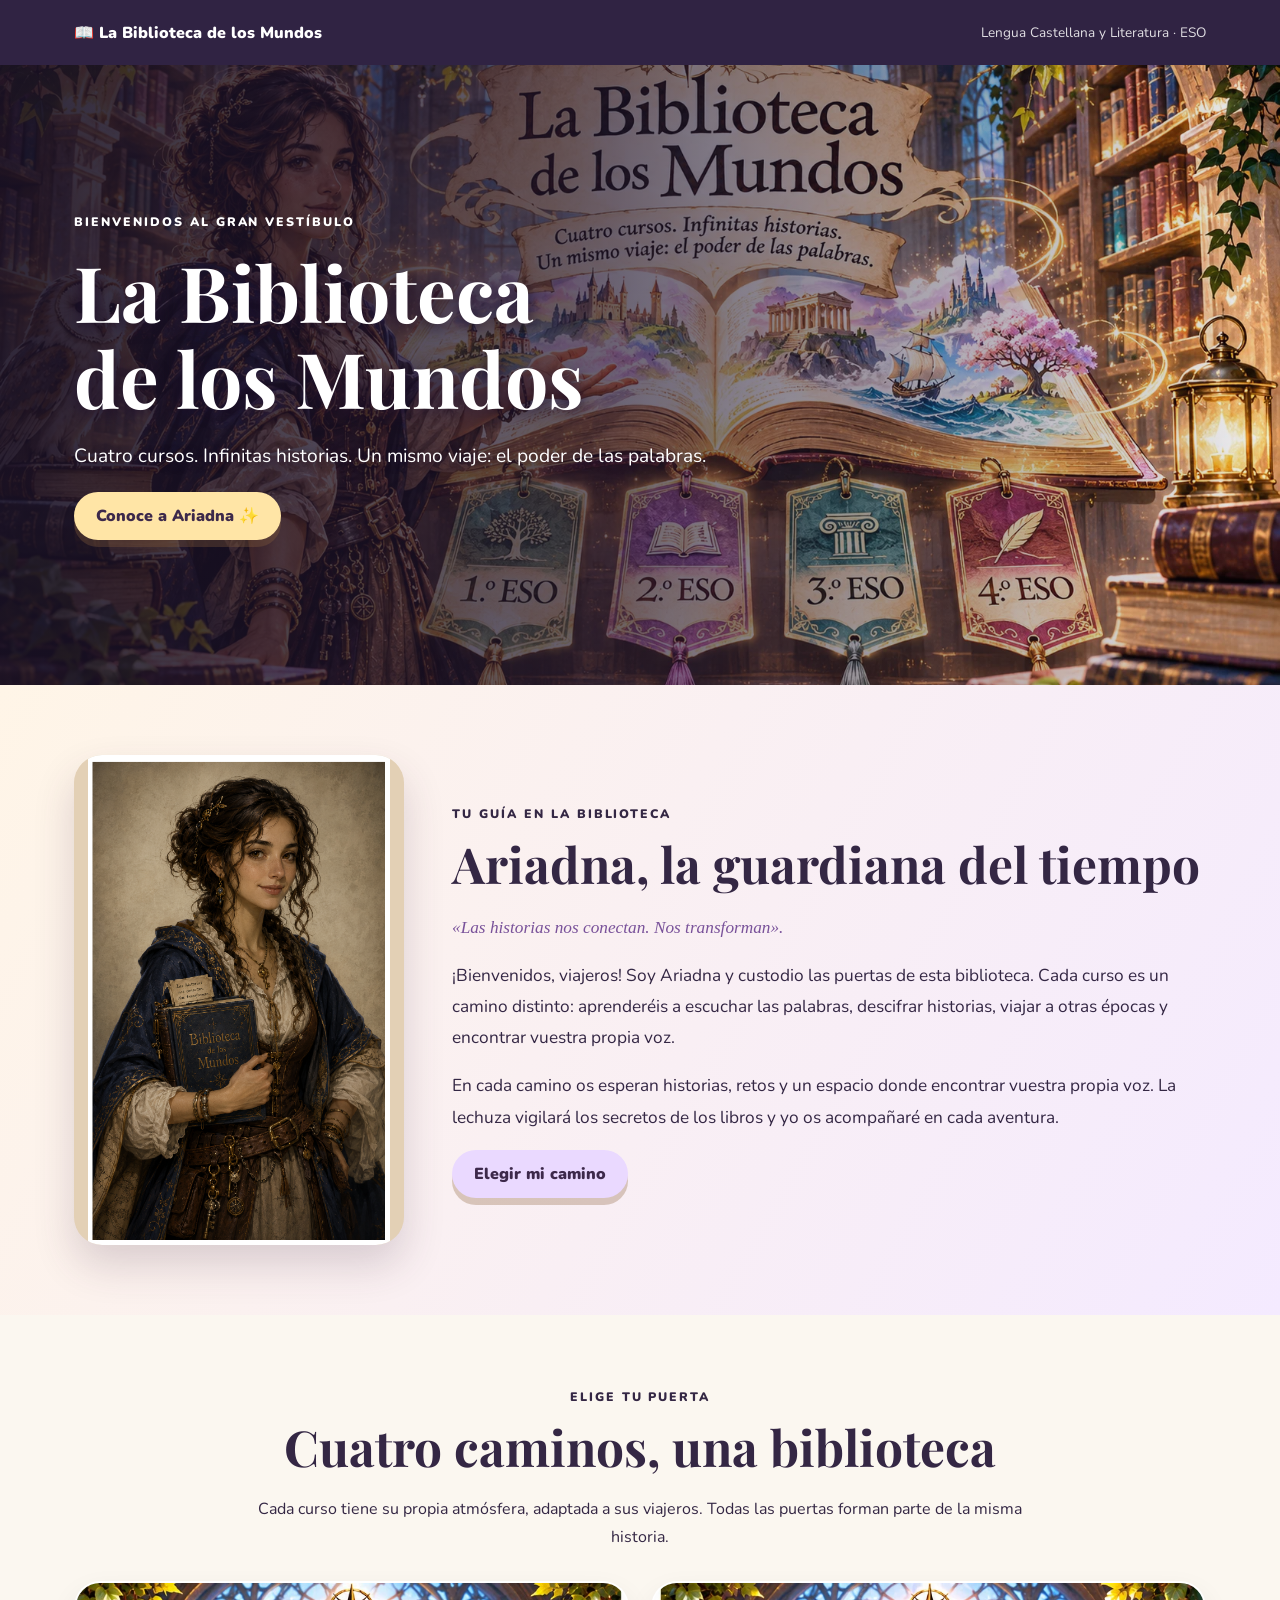
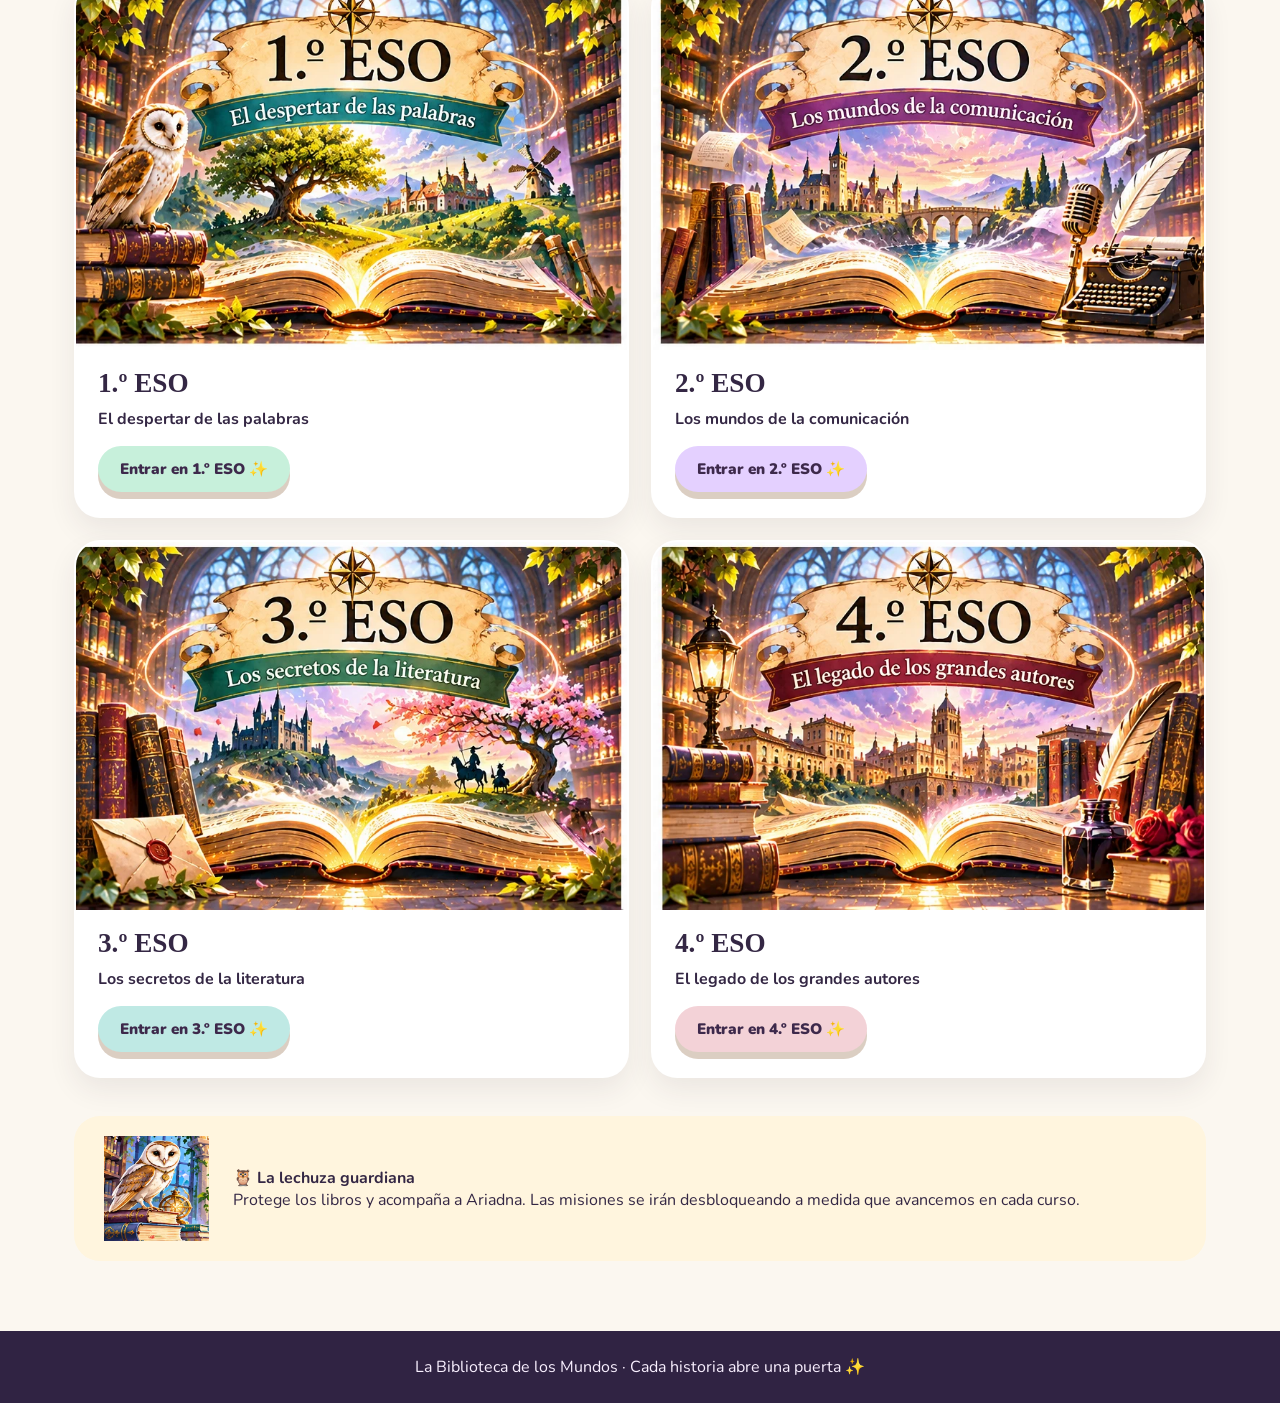
<file: index.html>
<!doctype html><html lang="es"><head><meta charset="utf-8"><meta name="viewport" content="width=device-width,initial-scale=1"><meta name="description" content="La Biblioteca de los Mundos: Lengua Castellana y Literatura de 1.º a 4.º ESO"><title>Inicio · La Biblioteca de los Mundos</title><link rel="stylesheet" href="universo.css"></head><body class=""><header class="top"><div class="wrap"><a href="index.html">📖 La Biblioteca de los Mundos</a><span>Lengua Castellana y Literatura · ESO</span></div></header><main><section class="hero"><div class="wrap"><span class="eyebrow">Bienvenidos al gran vestíbulo</span><h1>La Biblioteca<br>de los Mundos</h1><p>Cuatro cursos. Infinitas historias. Un mismo viaje: el poder de las palabras.</p><a class="btn" href="#ariadna">Conoce a Ariadna ✨</a></div></section><section class="section intro" id="ariadna"><div class="wrap intro-grid"><img class="portrait" src="assets/ariadna-original.png" alt="Ariadna, guardiana del tiempo, con su capa azul y el libro de la Biblioteca de los Mundos"><div><span class="eyebrow">Tu guía en la biblioteca</span><h2>Ariadna, la guardiana del tiempo</h2><p class="quote">«Las historias nos conectan. Nos transforman».</p><p>¡Bienvenidos, viajeros! Soy Ariadna y custodio las puertas de esta biblioteca. Cada curso es un camino distinto: aprenderéis a escuchar las palabras, descifrar historias, viajar a otras épocas y encontrar vuestra propia voz.</p><p>En cada camino os esperan historias, retos y un espacio donde encontrar vuestra propia voz. La lechuza vigilará los secretos de los libros y yo os acompañaré en cada aventura.</p><a class="btn alt" href="#cursos">Elegir mi camino</a></div></div></section><section class="section" id="cursos"><div class="wrap"><div class="center"><span class="eyebrow">Elige tu puerta</span><h2>Cuatro caminos, una biblioteca</h2><p class="lead">Cada curso tiene su propia atmósfera, adaptada a sus viajeros. Todas las puertas forman parte de la misma historia.</p></div><div class="course-grid"><article class="course menta"><div class="course-art"><img src="assets/curso-1-portada.webp" alt="Portada ilustrada de 1.º ESO, Lengua Castellana y Literatura" loading="lazy"></div><div class="course-content"><span class="eyebrow">Camino 1</span><h3>1.º ESO</h3><p><strong>El despertar de las palabras</strong></p><a class="btn" href="curso-1-mapa.html">Entrar en 1.º ESO ✨</a></div></article><article class="course lavanda"><div class="course-art"><img src="assets/curso-2-portada.webp" alt="Portada ilustrada de 2.º ESO, Lengua Castellana y Literatura" loading="lazy"></div><div class="course-content"><span class="eyebrow">Camino 2</span><h3>2.º ESO</h3><p><strong>Los mundos de la comunicación</strong></p><a class="btn" href="curso-2-mapa.html">Entrar en 2.º ESO ✨</a></div></article><article class="course esmeralda"><div class="course-art"><img src="assets/curso-3-portada.webp" alt="Portada ilustrada de 3.º ESO, Lengua Castellana y Literatura" loading="lazy"></div><div class="course-content"><span class="eyebrow">Camino 3</span><h3>3.º ESO</h3><p><strong>Los secretos de la literatura</strong></p><a class="btn" href="curso-3-mapa.html">Entrar en 3.º ESO ✨</a></div></article><article class="course burdeos"><div class="course-art"><img src="assets/curso-4-portada.webp" alt="Portada ilustrada de 4.º ESO, Lengua Castellana y Literatura" loading="lazy"></div><div class="course-content"><span class="eyebrow">Camino 4</span><h3>4.º ESO</h3><p><strong>El legado de los grandes autores</strong></p><a class="btn" href="curso-4-mapa.html">Entrar en 4.º ESO ✨</a></div></article></div><div class="owl-strip"><img src="assets/lechuza-guardiana.webp" alt="Lechuza guardiana de la biblioteca"><p><strong>🦉 La lechuza guardiana</strong><br>Protege los libros y acompaña a Ariadna. Las misiones se irán desbloqueando a medida que avancemos en cada curso.</p></div></div></section></main><footer class="footer">La Biblioteca de los Mundos · Cada historia abre una puerta ✨</footer></body></html>
</file>
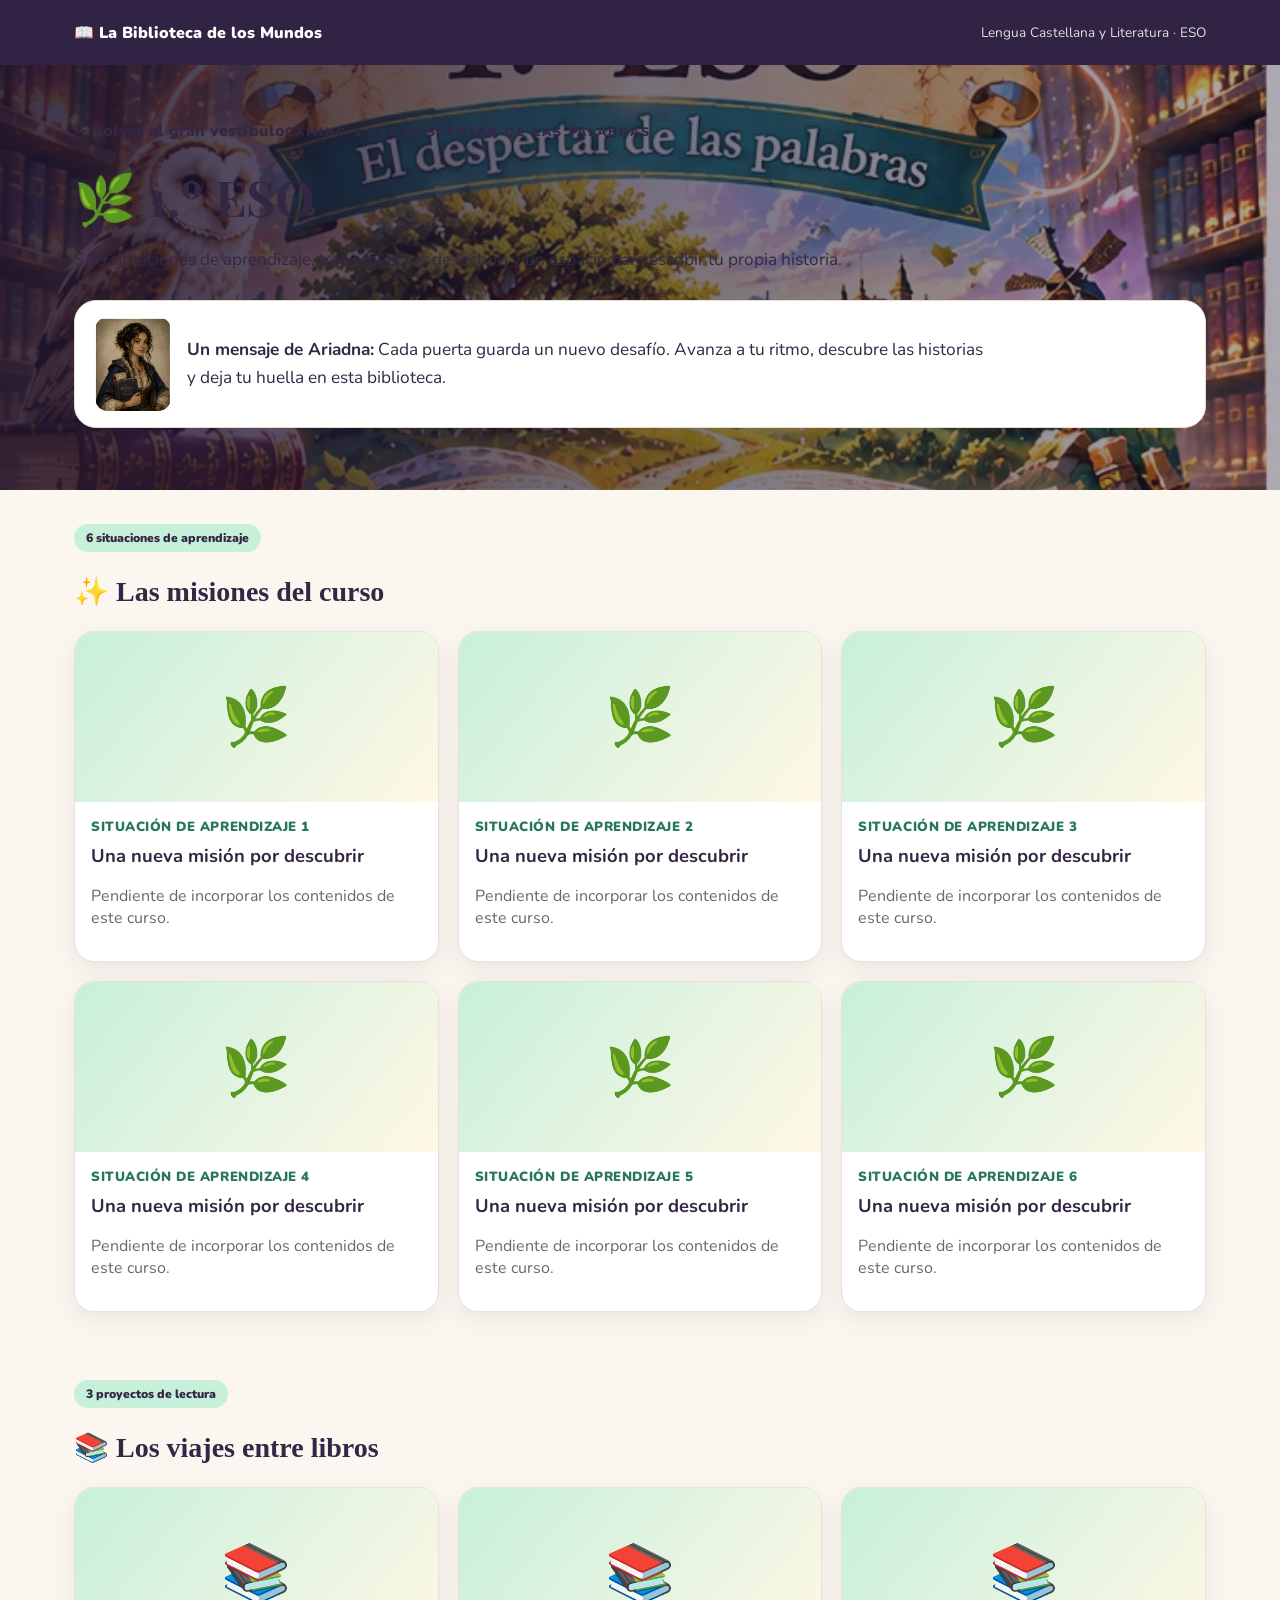
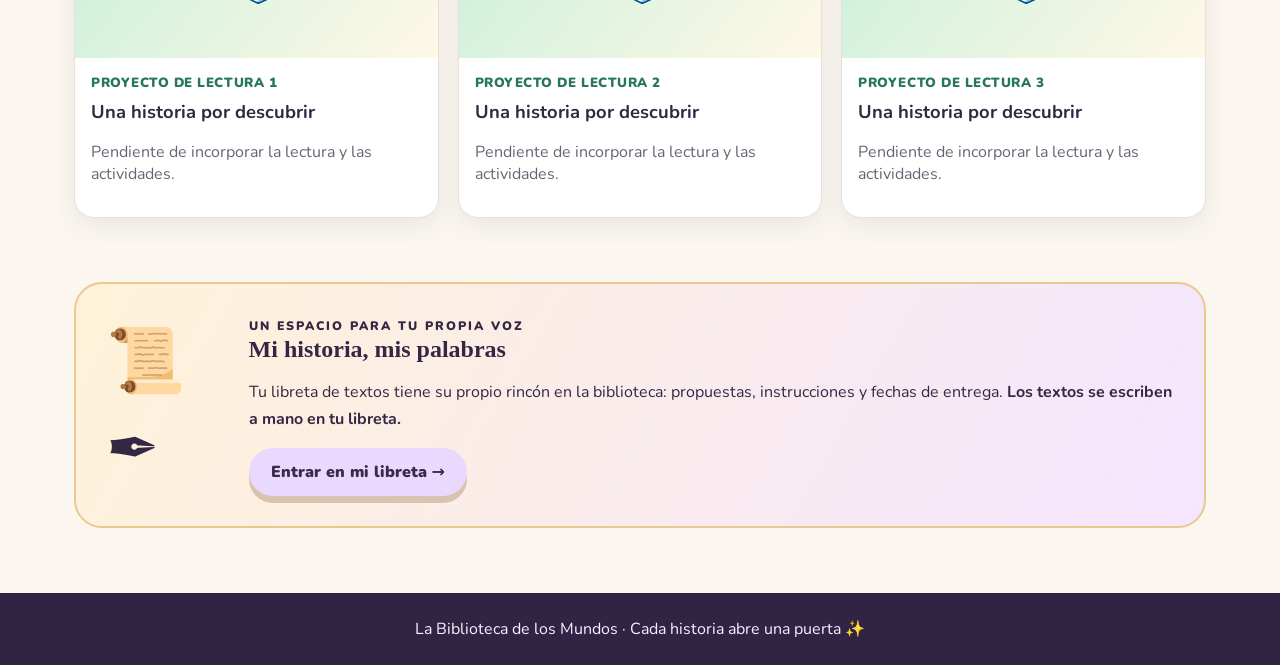
<file: curso-1-mapa.html>
<!doctype html><html lang="es"><head><meta charset="utf-8"><meta name="viewport" content="width=device-width,initial-scale=1"><meta name="description" content="La Biblioteca de los Mundos: Lengua Castellana y Literatura de 1.º a 4.º ESO"><title>1.º ESO · La Biblioteca de los Mundos</title><link rel="stylesheet" href="universo.css"></head><body class="menta"><header class="top"><div class="wrap"><a href="index.html">📖 La Biblioteca de los Mundos</a><span>Lengua Castellana y Literatura · ESO</span></div></header><main><section class="page-head"><div class="wrap"><a class="back" href="index.html">← Volver al gran vestíbulo</a><span class="eyebrow">Camino 1 · El despertar de las palabras</span><h1>🌿 1.º ESO</h1><p>Seis situaciones de aprendizaje, tres proyectos de lectura y un espacio para escribir tu propia historia.</p><div class="guide"><img src="assets/ariadna-original.png" alt="Ariadna"><p><strong>Un mensaje de Ariadna:</strong> Cada puerta guarda un nuevo desafío. Avanza a tu ritmo, descubre las historias y deja tu huella en esta biblioteca.</p></div></div></section><section class="shelf"><div class="wrap"><span class="pill">6 situaciones de aprendizaje</span><h2>✨ Las misiones del curso</h2><div class="portal-grid"><article class="portal"><div class="placeholder" aria-hidden="true">🌿</div><div class="inside"><small>SITUACIÓN DE APRENDIZAJE 1</small><h3>Una nueva misión por descubrir</h3><p class="muted">Pendiente de incorporar los contenidos de este curso.</p></div></article><article class="portal"><div class="placeholder" aria-hidden="true">🌿</div><div class="inside"><small>SITUACIÓN DE APRENDIZAJE 2</small><h3>Una nueva misión por descubrir</h3><p class="muted">Pendiente de incorporar los contenidos de este curso.</p></div></article><article class="portal"><div class="placeholder" aria-hidden="true">🌿</div><div class="inside"><small>SITUACIÓN DE APRENDIZAJE 3</small><h3>Una nueva misión por descubrir</h3><p class="muted">Pendiente de incorporar los contenidos de este curso.</p></div></article><article class="portal"><div class="placeholder" aria-hidden="true">🌿</div><div class="inside"><small>SITUACIÓN DE APRENDIZAJE 4</small><h3>Una nueva misión por descubrir</h3><p class="muted">Pendiente de incorporar los contenidos de este curso.</p></div></article><article class="portal"><div class="placeholder" aria-hidden="true">🌿</div><div class="inside"><small>SITUACIÓN DE APRENDIZAJE 5</small><h3>Una nueva misión por descubrir</h3><p class="muted">Pendiente de incorporar los contenidos de este curso.</p></div></article><article class="portal"><div class="placeholder" aria-hidden="true">🌿</div><div class="inside"><small>SITUACIÓN DE APRENDIZAJE 6</small><h3>Una nueva misión por descubrir</h3><p class="muted">Pendiente de incorporar los contenidos de este curso.</p></div></article></div></div></section><section class="shelf"><div class="wrap"><span class="pill">3 proyectos de lectura</span><h2>📚 Los viajes entre libros</h2><div class="portal-grid"><article class="portal"><div class="placeholder" aria-hidden="true">📚</div><div class="inside"><small>PROYECTO DE LECTURA 1</small><h3>Una historia por descubrir</h3><p class="muted">Pendiente de incorporar la lectura y las actividades.</p></div></article><article class="portal"><div class="placeholder" aria-hidden="true">📚</div><div class="inside"><small>PROYECTO DE LECTURA 2</small><h3>Una historia por descubrir</h3><p class="muted">Pendiente de incorporar la lectura y las actividades.</p></div></article><article class="portal"><div class="placeholder" aria-hidden="true">📚</div><div class="inside"><small>PROYECTO DE LECTURA 3</small><h3>Una historia por descubrir</h3><p class="muted">Pendiente de incorporar la lectura y las actividades.</p></div></article></div></div></section><section class="wrap"><div class="notebook"><div class="symbol" aria-hidden="true">📜✒️</div><div><span class="eyebrow">Un espacio para tu propia voz</span><h2>Mi historia, mis palabras</h2><p>Tu libreta de textos tiene su propio rincón en la biblioteca: propuestas, instrucciones y fechas de entrega. <strong>Los textos se escriben a mano en tu libreta.</strong></p><a class="btn alt" href="libreta-1.html">Entrar en mi libreta →</a></div></div></section></main><footer class="footer">La Biblioteca de los Mundos · Cada historia abre una puerta ✨</footer></body></html>
</file>
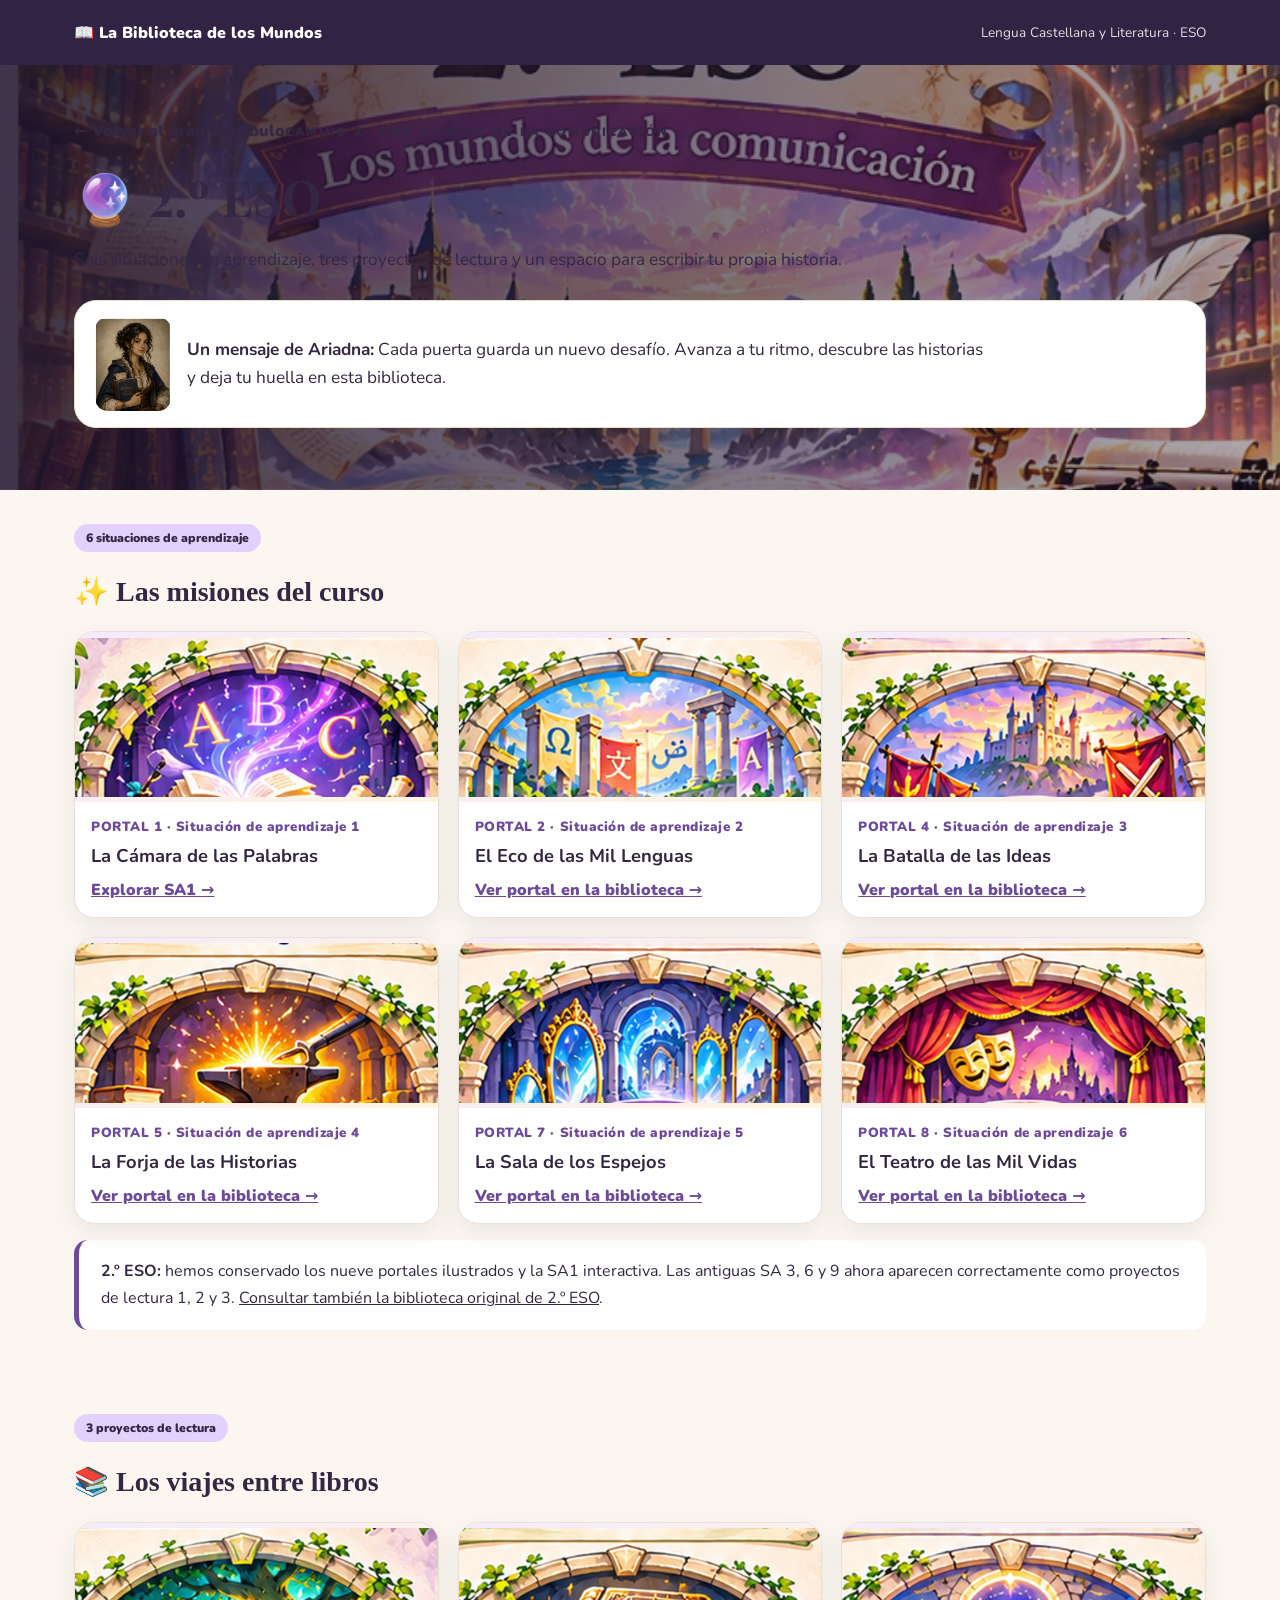
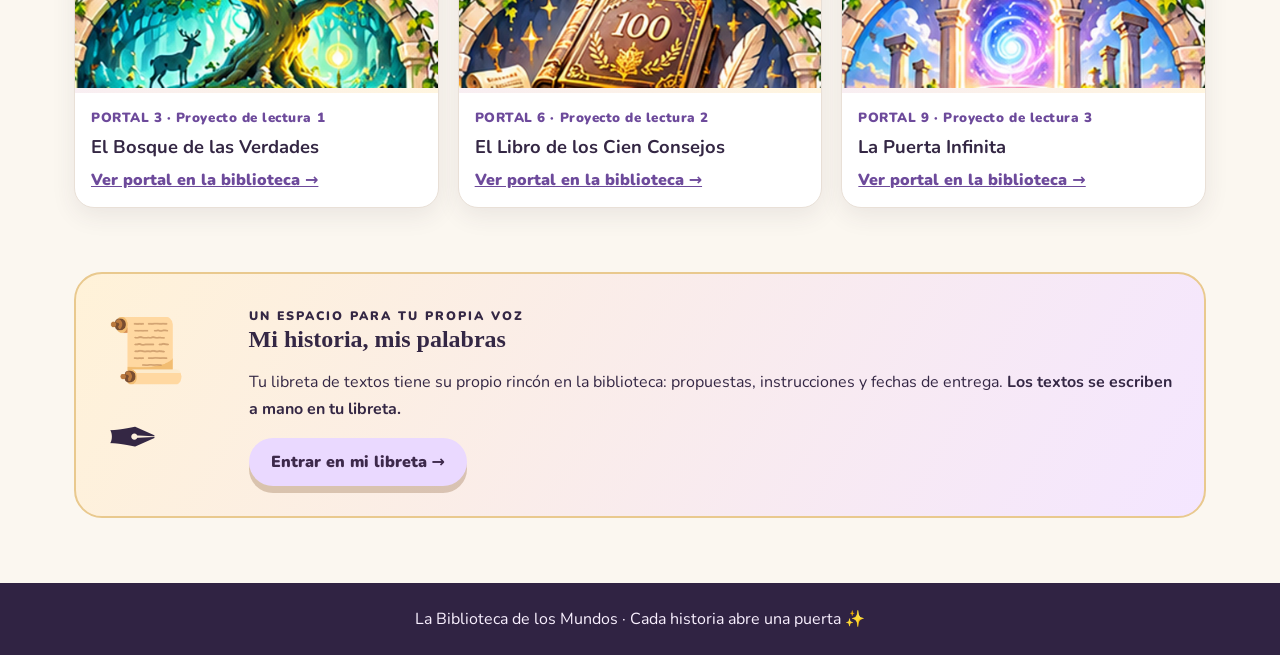
<file: curso-2-mapa.html>
<!doctype html><html lang="es"><head><meta charset="utf-8"><meta name="viewport" content="width=device-width,initial-scale=1"><meta name="description" content="La Biblioteca de los Mundos: Lengua Castellana y Literatura de 1.º a 4.º ESO"><title>2.º ESO · La Biblioteca de los Mundos</title><link rel="stylesheet" href="universo.css"></head><body class="lavanda"><header class="top"><div class="wrap"><a href="index.html">📖 La Biblioteca de los Mundos</a><span>Lengua Castellana y Literatura · ESO</span></div></header><main><section class="page-head"><div class="wrap"><a class="back" href="index.html">← Volver al gran vestíbulo</a><span class="eyebrow">Camino 2 · Los mundos de la comunicación</span><h1>🔮 2.º ESO</h1><p>Seis situaciones de aprendizaje, tres proyectos de lectura y un espacio para escribir tu propia historia.</p><div class="guide"><img src="assets/ariadna-original.png" alt="Ariadna"><p><strong>Un mensaje de Ariadna:</strong> Cada puerta guarda un nuevo desafío. Avanza a tu ritmo, descubre las historias y deja tu huella en esta biblioteca.</p></div></div></section><section class="shelf"><div class="wrap"><span class="pill">6 situaciones de aprendizaje</span><h2>✨ Las misiones del curso</h2><div class="portal-grid"><article class="portal"><img src="assets/portal-1.webp" alt="Ilustración del portal 1: La Cámara de las Palabras"><div class="inside"><small>PORTAL 1 · Situación de aprendizaje 1</small><h3>La Cámara de las Palabras</h3><a href="sa1.html">Explorar SA1 →</a></div></article><article class="portal"><img src="assets/portal-2.webp" alt="Ilustración del portal 2: El Eco de las Mil Lenguas"><div class="inside"><small>PORTAL 2 · Situación de aprendizaje 2</small><h3>El Eco de las Mil Lenguas</h3><a href="curso-2.html#situaciones">Ver portal en la biblioteca →</a></div></article><article class="portal"><img src="assets/portal-4.webp" alt="Ilustración del portal 4: La Batalla de las Ideas"><div class="inside"><small>PORTAL 4 · Situación de aprendizaje 3</small><h3>La Batalla de las Ideas</h3><a href="curso-2.html#situaciones">Ver portal en la biblioteca →</a></div></article><article class="portal"><img src="assets/portal-5.webp" alt="Ilustración del portal 5: La Forja de las Historias"><div class="inside"><small>PORTAL 5 · Situación de aprendizaje 4</small><h3>La Forja de las Historias</h3><a href="curso-2.html#situaciones">Ver portal en la biblioteca →</a></div></article><article class="portal"><img src="assets/portal-7.webp" alt="Ilustración del portal 7: La Sala de los Espejos"><div class="inside"><small>PORTAL 7 · Situación de aprendizaje 5</small><h3>La Sala de los Espejos</h3><a href="curso-2.html#situaciones">Ver portal en la biblioteca →</a></div></article><article class="portal"><img src="assets/portal-8.webp" alt="Ilustración del portal 8: El Teatro de las Mil Vidas"><div class="inside"><small>PORTAL 8 · Situación de aprendizaje 6</small><h3>El Teatro de las Mil Vidas</h3><a href="curso-2.html#situaciones">Ver portal en la biblioteca →</a></div></article></div><p class="note"><strong>2.º ESO:</strong> hemos conservado los nueve portales ilustrados y la SA1 interactiva. Las antiguas SA 3, 6 y 9 ahora aparecen correctamente como proyectos de lectura 1, 2 y 3. <a href="curso-2.html">Consultar también la biblioteca original de 2.º ESO</a>.</p></div></section><section class="shelf"><div class="wrap"><span class="pill">3 proyectos de lectura</span><h2>📚 Los viajes entre libros</h2><div class="portal-grid"><article class="portal"><img src="assets/portal-3.webp" alt="Ilustración del portal 3: El Bosque de las Verdades"><div class="inside"><small>PORTAL 3 · Proyecto de lectura 1</small><h3>El Bosque de las Verdades</h3><a href="curso-2.html#situaciones">Ver portal en la biblioteca →</a></div></article><article class="portal"><img src="assets/portal-6.webp" alt="Ilustración del portal 6: El Libro de los Cien Consejos"><div class="inside"><small>PORTAL 6 · Proyecto de lectura 2</small><h3>El Libro de los Cien Consejos</h3><a href="curso-2.html#situaciones">Ver portal en la biblioteca →</a></div></article><article class="portal"><img src="assets/portal-9.webp" alt="Ilustración del portal 9: La Puerta Infinita"><div class="inside"><small>PORTAL 9 · Proyecto de lectura 3</small><h3>La Puerta Infinita</h3><a href="curso-2.html#situaciones">Ver portal en la biblioteca →</a></div></article></div></div></section><section class="wrap"><div class="notebook"><div class="symbol" aria-hidden="true">📜✒️</div><div><span class="eyebrow">Un espacio para tu propia voz</span><h2>Mi historia, mis palabras</h2><p>Tu libreta de textos tiene su propio rincón en la biblioteca: propuestas, instrucciones y fechas de entrega. <strong>Los textos se escriben a mano en tu libreta.</strong></p><a class="btn alt" href="libreta-2.html">Entrar en mi libreta →</a></div></div></section></main><footer class="footer">La Biblioteca de los Mundos · Cada historia abre una puerta ✨</footer></body></html>
</file>
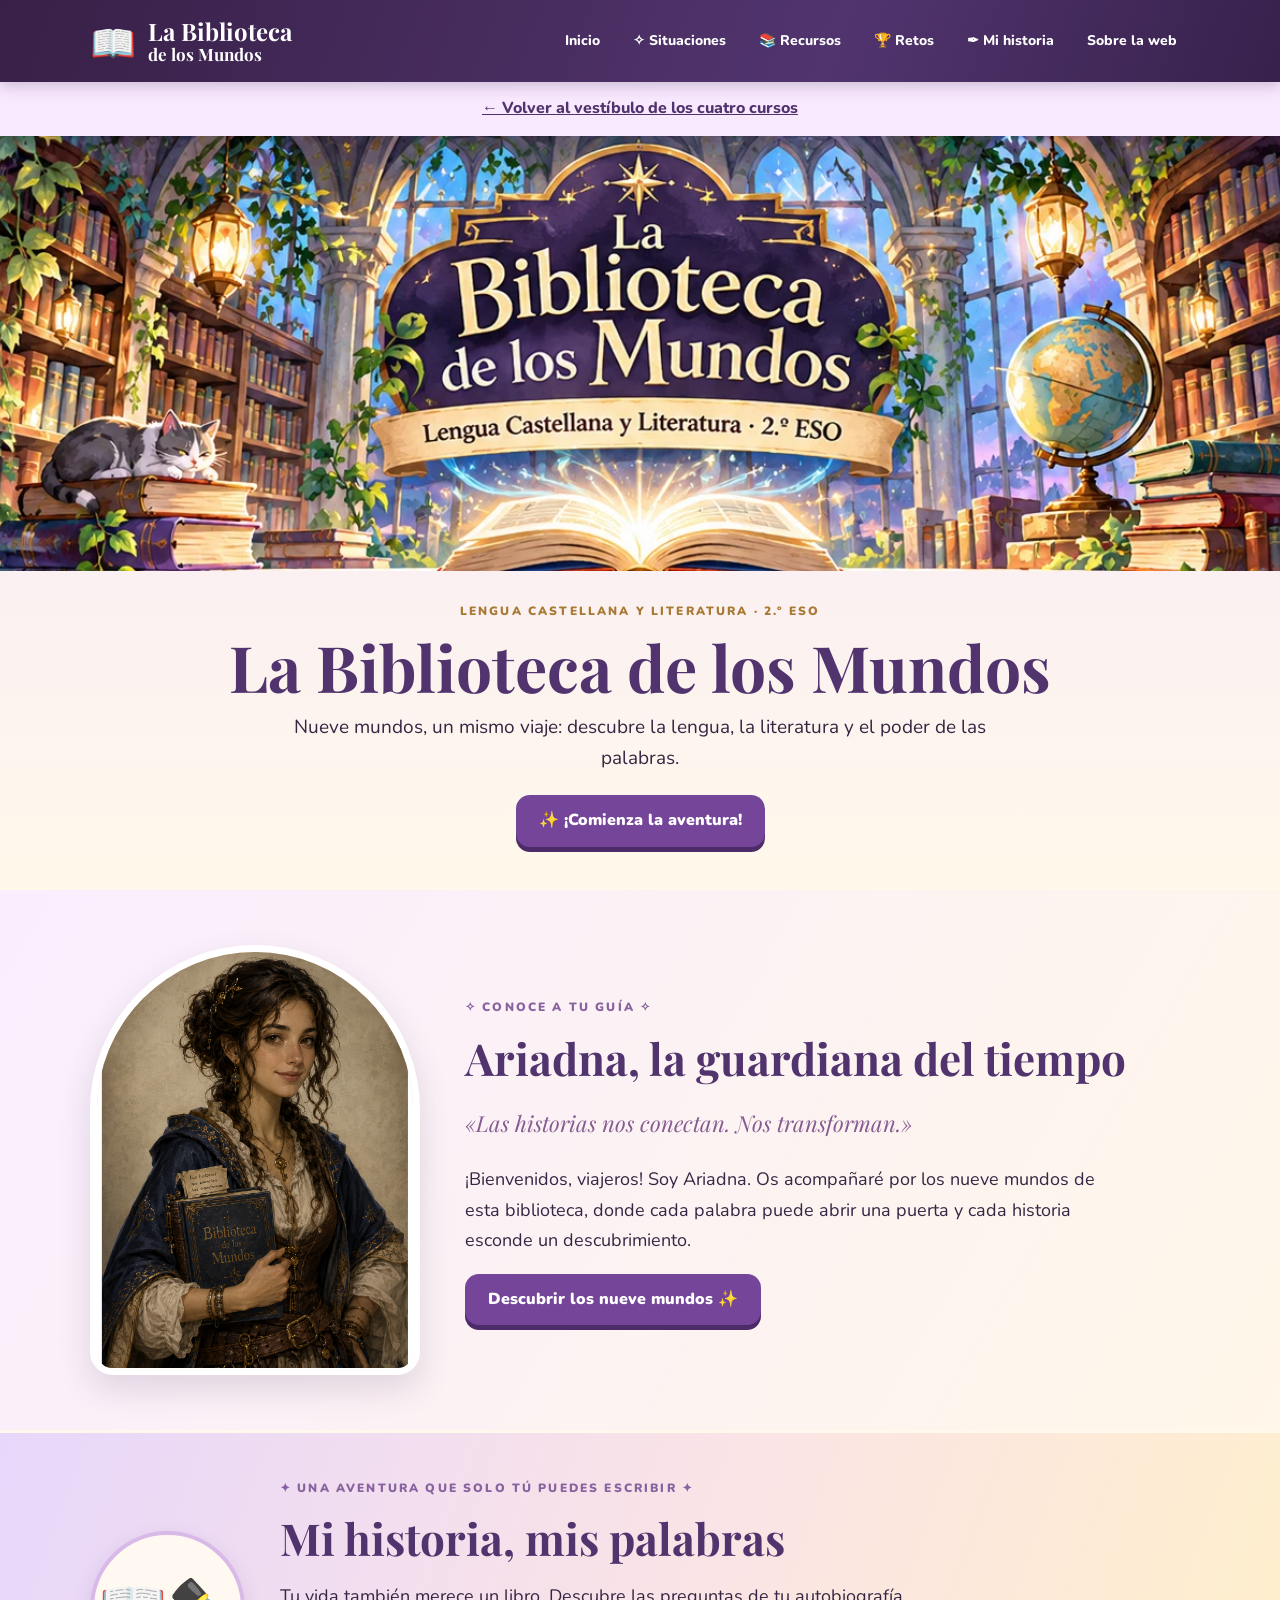
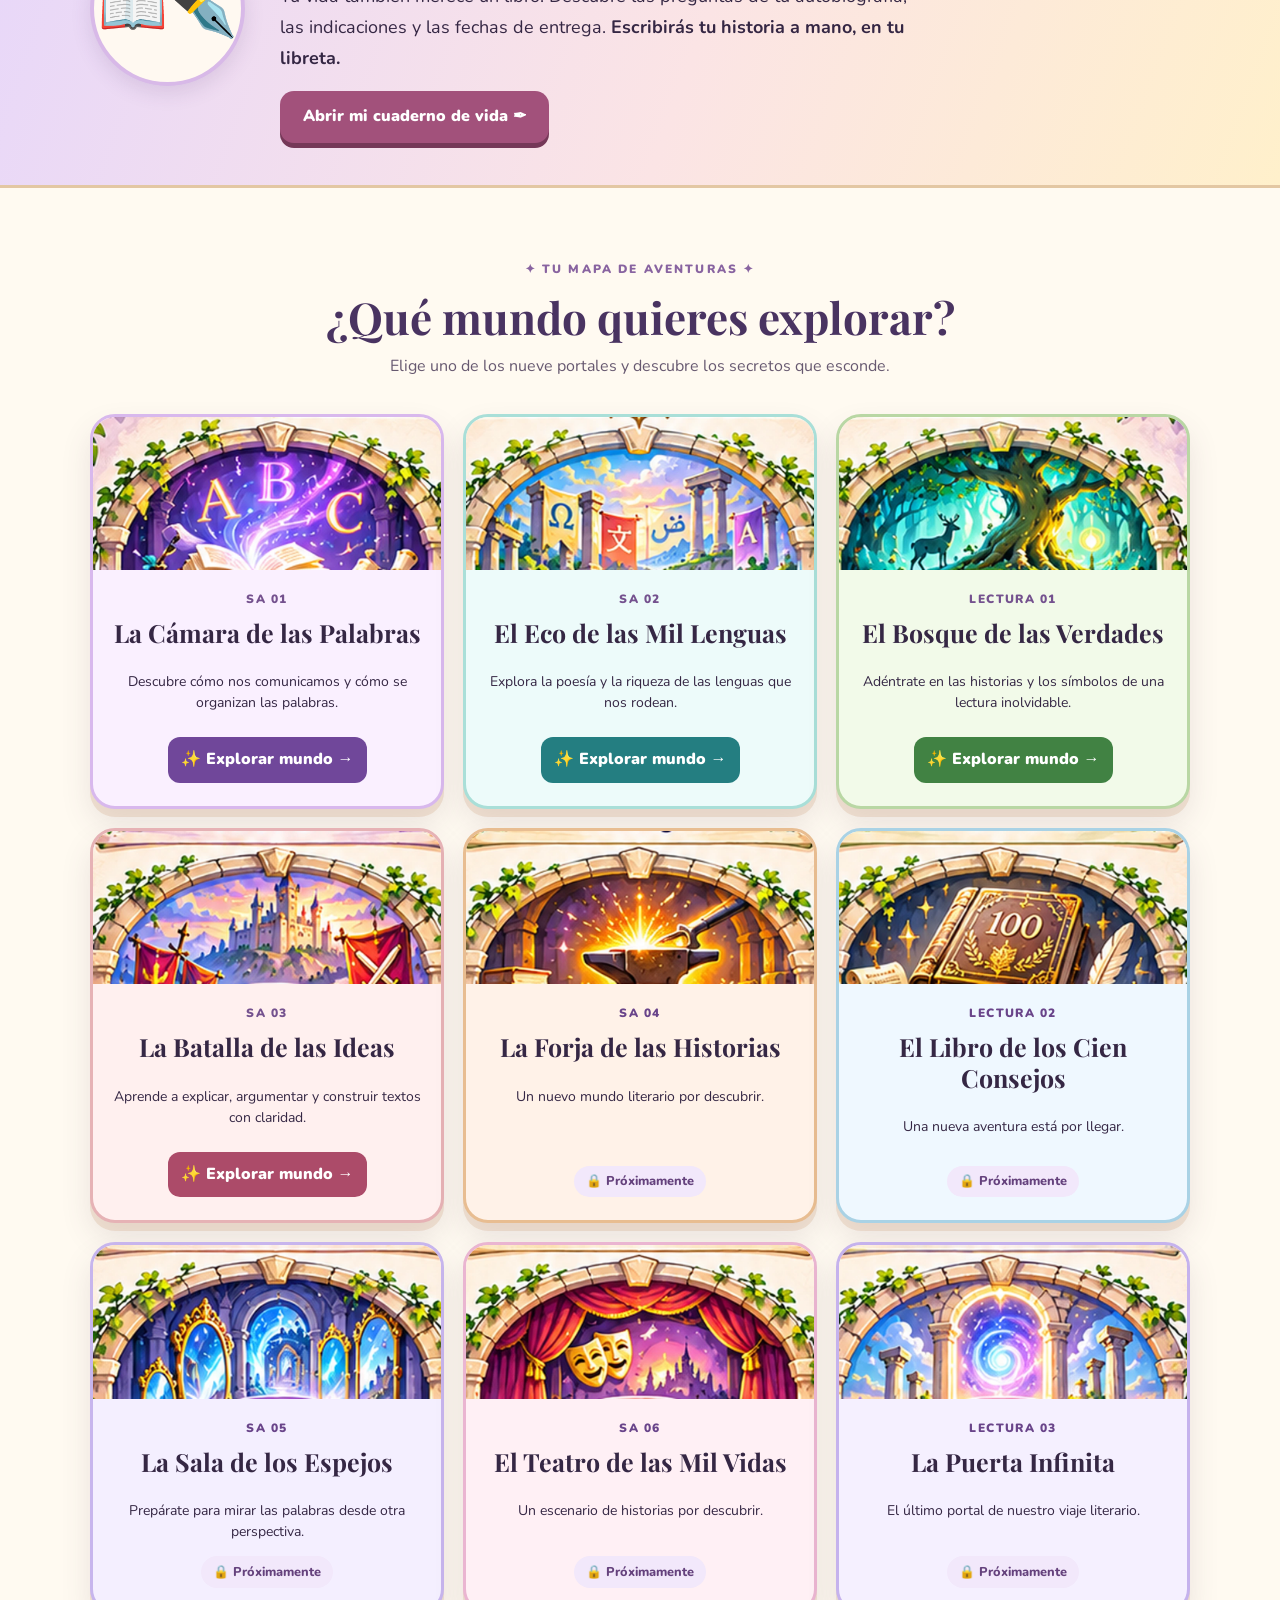
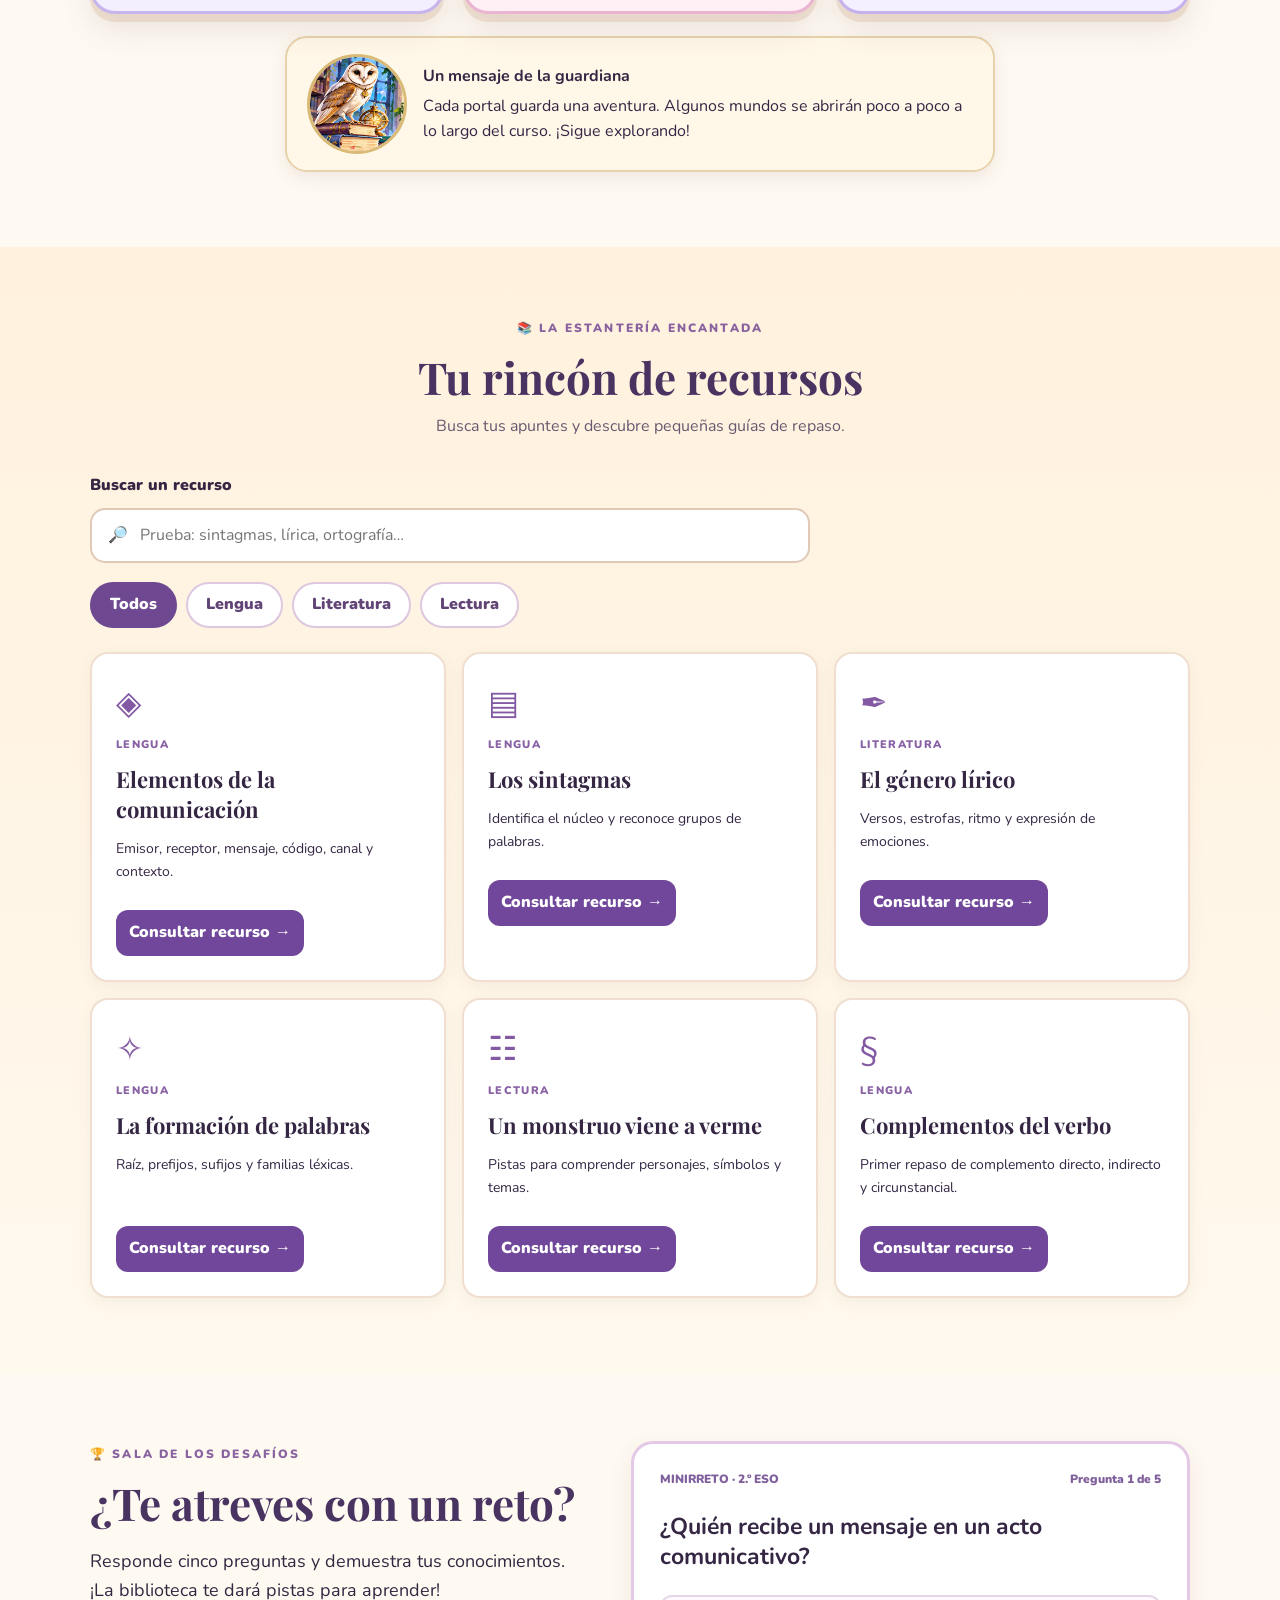
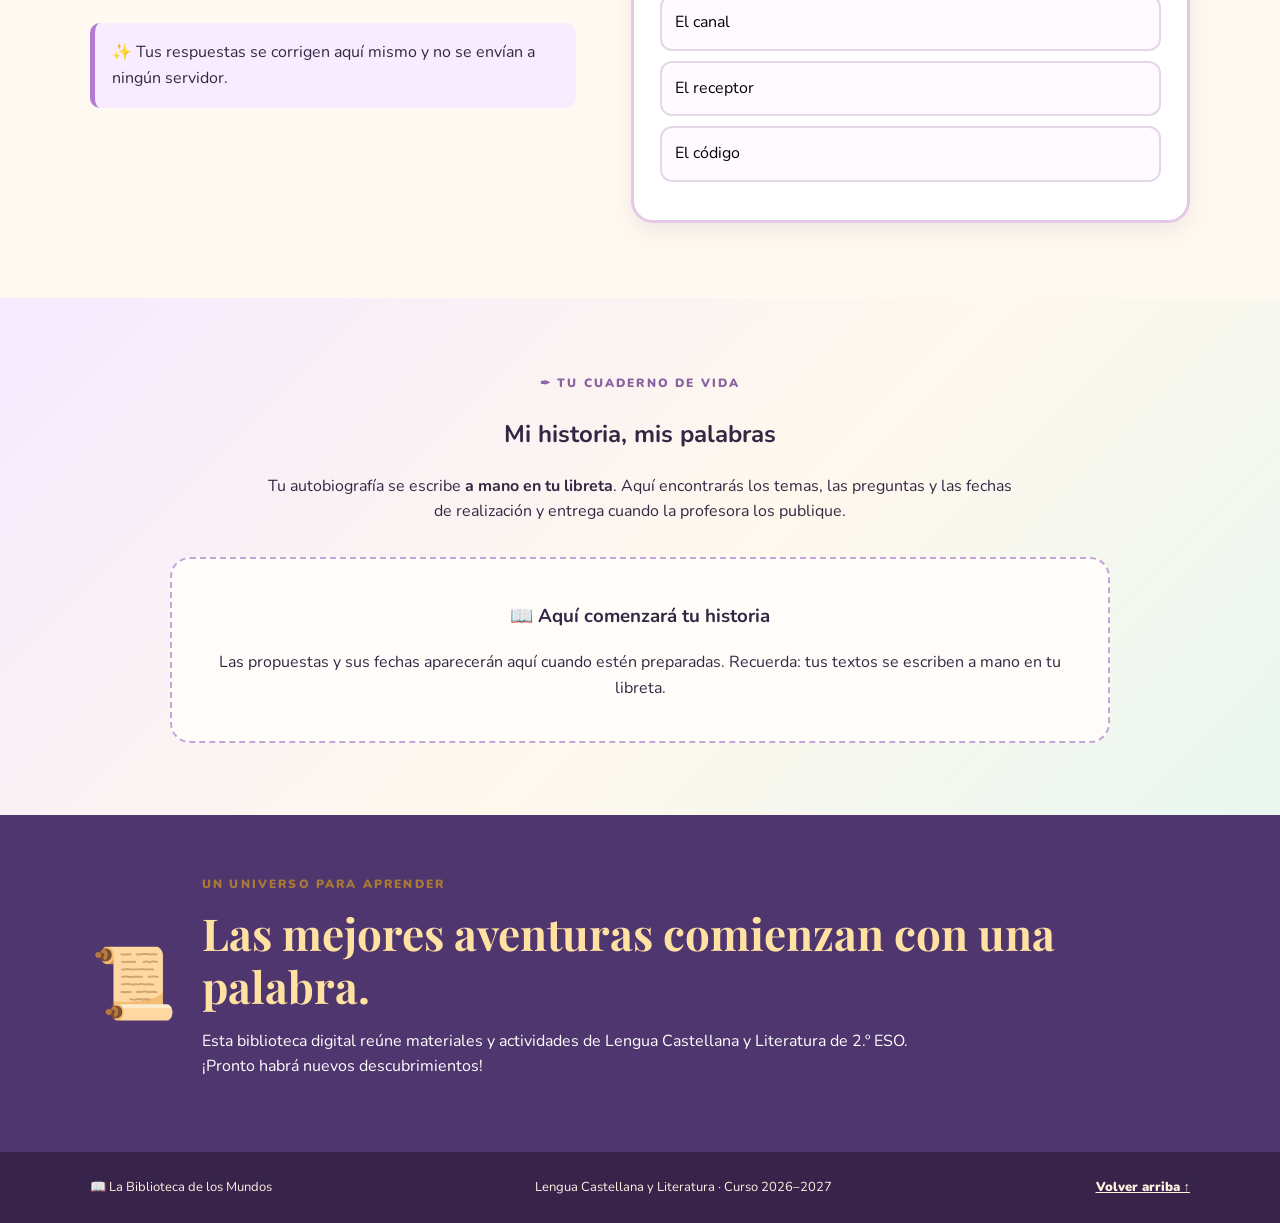
<file: curso-2.html>
<!doctype html>
<html lang="es"><head><meta charset="utf-8"><meta name="viewport" content="width=device-width, initial-scale=1"><meta name="theme-color" content="#51346e"><meta name="description" content="La Biblioteca de los Mundos: una aventura de Lengua Castellana y Literatura para 2.º ESO."><title>La Biblioteca de los Mundos · 2.º ESO</title><link rel="preconnect" href="https://fonts.googleapis.com"><link rel="preconnect" href="https://fonts.gstatic.com" crossorigin><link href="https://fonts.googleapis.com/css2?family=Nunito:wght@400;600;700;800;900&family=Playfair+Display:wght@500;600;700&display=swap" rel="stylesheet"><link rel="stylesheet" href="styles.css"><script src="script.js" defer></script></head>
<body><a class="skip-link" href="#contenido">Saltar al contenido</a>
<header class="site-header"><div class="shell nav-wrap"><a href="index.html" class="brand" aria-label="Ir al inicio"><span class="brand-icon" aria-hidden="true">📖</span><span>La Biblioteca <small>de los Mundos</small></span></a><button class="menu-toggle" aria-expanded="false" aria-controls="nav-links" aria-label="Abrir menú">☰</button><nav id="nav-links" aria-label="Navegación principal"><a href="#inicio">Inicio</a><a href="#situaciones">✧ Situaciones</a><a href="#recursos">📚 Recursos</a><a href="#retos">🏆 Retos</a><a href="#autobiografia">✒ Mi historia</a><a href="#acerca">Sobre la web</a></nav></div></header>
<main id="contenido"><div style="padding:14px;text-align:center;background:#f9e9ff"><a href="curso-2-mapa.html" style="font-weight:800;color:#51346e">← Volver al vestíbulo de los cuatro cursos</a></div><section class="hero" id="inicio"><div class="hero-illustration" role="img" aria-label="Biblioteca fantástica con libros encantados, ventanas luminosas y un gran libro abierto"></div><div class="shell hero-message"><span class="eyebrow">LENGUA CASTELLANA Y LITERATURA · 2.º ESO</span><h1>La Biblioteca de los Mundos</h1><p>Nueve mundos, un mismo viaje: descubre la lengua, la literatura y el poder de las palabras.</p><a class="btn btn-primary" href="#situaciones">✨ ¡Comienza la aventura!</a></div></section>
<section class="ariadna-section" aria-labelledby="ariadna-title"><div class="shell ariadna-layout"><div class="ariadna-portrait"><img src="assets/ariadna-original.png" alt="Ariadna, guardiana del tiempo, con capa azul y el libro Biblioteca de los Mundos"></div><div class="ariadna-message"><span class="eyebrow dark">✧ CONOCE A TU GUÍA ✧</span><h2 id="ariadna-title">Ariadna, la guardiana del tiempo</h2><p class="ariadna-quote">«Las historias nos conectan. Nos transforman.»</p><p>¡Bienvenidos, viajeros! Soy Ariadna. Os acompañaré por los nueve mundos de esta biblioteca, donde cada palabra puede abrir una puerta y cada historia esconde un descubrimiento.</p><a class="btn btn-primary" href="#situaciones">Descubrir los nueve mundos ✨</a></div></div></section>
<section class="diary-feature" aria-labelledby="diary-feature-title"><div class="shell diary-feature-inner"><div class="diary-feature-icon" aria-hidden="true">📖✒️</div><div><span class="eyebrow dark">✦ UNA AVENTURA QUE SOLO TÚ PUEDES ESCRIBIR ✦</span><h2 id="diary-feature-title">Mi historia, mis palabras</h2><p>Tu vida también merece un libro. Descubre las preguntas de tu autobiografía, las indicaciones y las fechas de entrega. <strong>Escribirás tu historia a mano, en tu libreta.</strong></p><a class="btn diary-feature-button" href="#autobiografia">Abrir mi cuaderno de vida ✒</a></div></div></section>
<section class="section shell" id="situaciones"><div class="section-heading"><span class="eyebrow dark">✦ TU MAPA DE AVENTURAS ✦</span><h2>¿Qué mundo quieres explorar?</h2><p>Elige uno de los nueve portales y descubre los secretos que esconde.</p></div><div class="world-grid" id="world-grid"></div><div class="owl-seal"><img src="assets/lechuza-guardiana.webp" alt="Lechuza guardiana de la biblioteca"><div><strong>Un mensaje de la guardiana</strong><p>Cada portal guarda una aventura. Algunos mundos se abrirán poco a poco a lo largo del curso. ¡Sigue explorando!</p></div></div></section>
<section class="section section-cream" id="recursos"><div class="shell"><div class="section-heading"><span class="eyebrow dark">📚 LA ESTANTERÍA ENCANTADA</span><h2>Tu rincón de recursos</h2><p>Busca tus apuntes y descubre pequeñas guías de repaso.</p></div><label class="search-label" for="resource-search">Buscar un recurso</label><div class="search-wrap"><span aria-hidden="true">🔎</span><input type="search" id="resource-search" placeholder="Prueba: sintagmas, lírica, ortografía…" autocomplete="off"></div><div class="filter-row" role="group" aria-label="Filtrar recursos"><button class="chip active" data-filter="todos" aria-pressed="true">Todos</button><button class="chip" data-filter="Lengua" aria-pressed="false">Lengua</button><button class="chip" data-filter="Literatura" aria-pressed="false">Literatura</button><button class="chip" data-filter="Lectura" aria-pressed="false">Lectura</button></div><div class="resource-grid" id="resource-grid"></div><p id="empty-results" class="empty-results" hidden>No encontramos recursos con esa búsqueda. Prueba otra palabra.</p></div></section>
<section class="section shell" id="retos"><div class="challenge-layout"><div><span class="eyebrow dark">🏆 SALA DE LOS DESAFÍOS</span><h2>¿Te atreves con un reto?</h2><p>Responde cinco preguntas y demuestra tus conocimientos. ¡La biblioteca te dará pistas para aprender!</p><div class="challenge-note">✨ Tus respuestas se corrigen aquí mismo y no se envían a ningún servidor.</div></div><div class="quiz-card"><div class="quiz-top"><span class="quiz-label">MINIRRETO · 2.º ESO</span><span id="quiz-progress">Pregunta 1 de 5</span></div><div id="quiz-content" aria-live="polite"></div></div></div></section>
<section class="diary" id="autobiografia"><div class="shell"><div class="diary-intro"><span class="eyebrow dark">✒ TU CUADERNO DE VIDA</span><h2>Mi historia, mis palabras</h2><p>Tu autobiografía se escribe <strong>a mano en tu libreta</strong>. Aquí encontrarás los temas, las preguntas y las fechas de realización y entrega cuando la profesora los publique.</p></div><div class="diary-board" id="diary-board"></div></div></section><section class="about" id="acerca"><div class="shell about-inner"><span class="about-symbol" aria-hidden="true">📜</span><div><span class="eyebrow">UN UNIVERSO PARA APRENDER</span><h2>Las mejores aventuras comienzan con una palabra.</h2><p>Esta biblioteca digital reúne materiales y actividades de Lengua Castellana y Literatura de 2.º ESO. ¡Pronto habrá nuevos descubrimientos!</p></div></div></section></main>
<footer class="footer"><div class="shell footer-inner"><span>📖 La Biblioteca de los Mundos</span><span>Lengua Castellana y Literatura · Curso 2026–2027</span><a href="#inicio">Volver arriba ↑</a></div></footer>
<dialog id="detail-dialog" aria-labelledby="detail-title"><div class="dialog-inner"><button class="dialog-close" id="close-dialog" aria-label="Cerrar">×</button><span class="eyebrow dark" id="detail-tag"></span><h2 id="detail-title"></h2><div id="detail-body"></div></div></dialog>
</body></html>
</file>
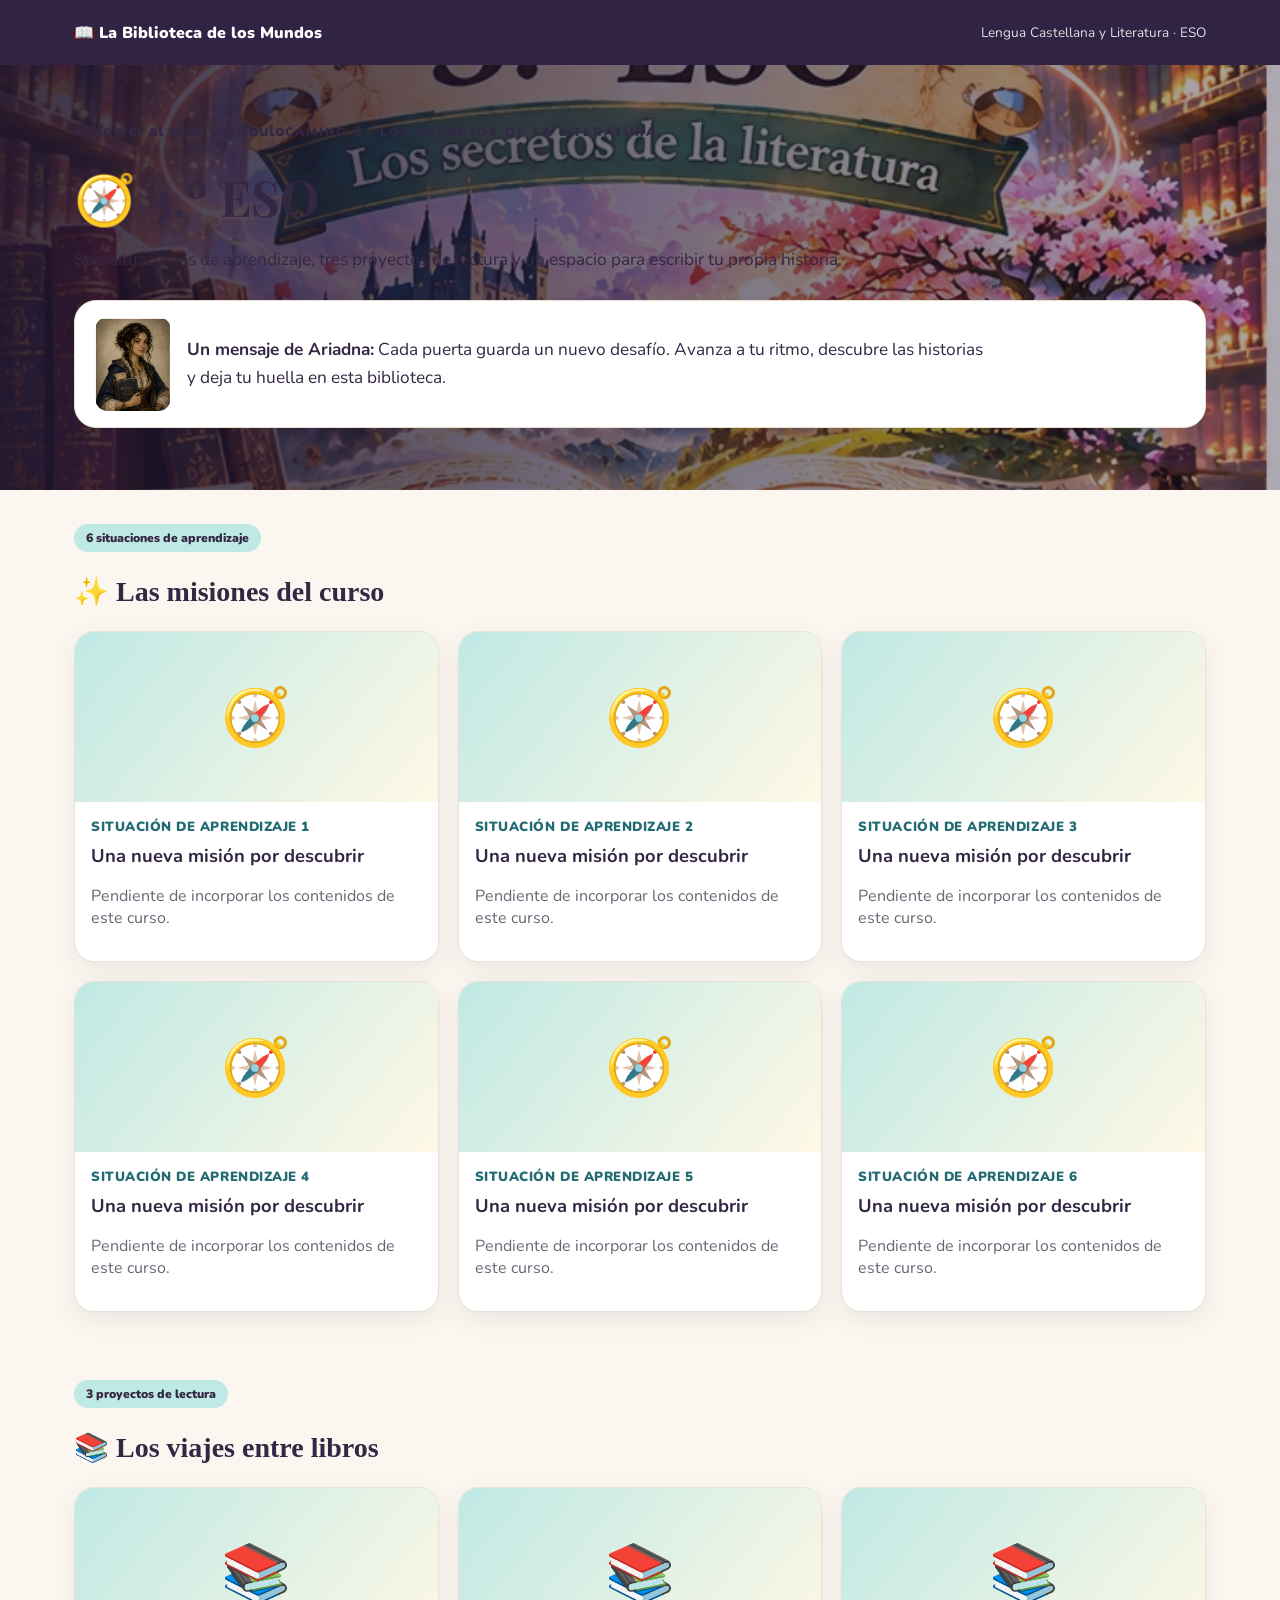
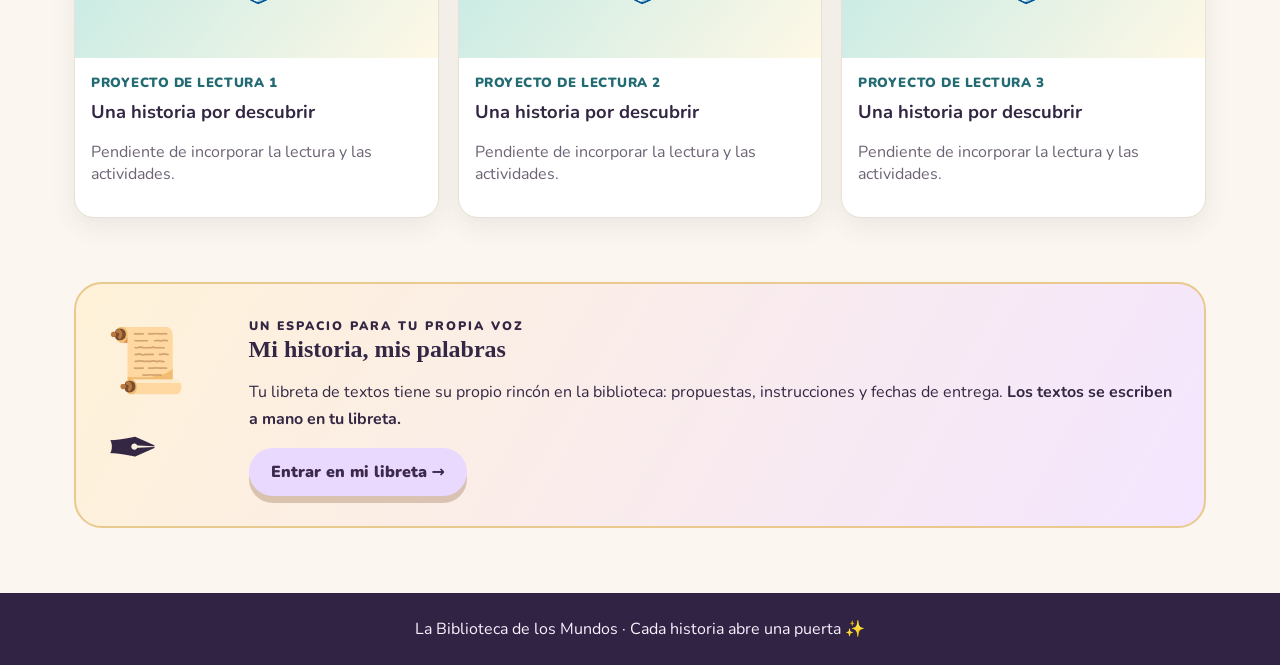
<file: curso-3-mapa.html>
<!doctype html><html lang="es"><head><meta charset="utf-8"><meta name="viewport" content="width=device-width,initial-scale=1"><meta name="description" content="La Biblioteca de los Mundos: Lengua Castellana y Literatura de 1.º a 4.º ESO"><title>3.º ESO · La Biblioteca de los Mundos</title><link rel="stylesheet" href="universo.css"></head><body class="esmeralda"><header class="top"><div class="wrap"><a href="index.html">📖 La Biblioteca de los Mundos</a><span>Lengua Castellana y Literatura · ESO</span></div></header><main><section class="page-head"><div class="wrap"><a class="back" href="index.html">← Volver al gran vestíbulo</a><span class="eyebrow">Camino 3 · Los secretos de la literatura</span><h1>🧭 3.º ESO</h1><p>Seis situaciones de aprendizaje, tres proyectos de lectura y un espacio para escribir tu propia historia.</p><div class="guide"><img src="assets/ariadna-original.png" alt="Ariadna"><p><strong>Un mensaje de Ariadna:</strong> Cada puerta guarda un nuevo desafío. Avanza a tu ritmo, descubre las historias y deja tu huella en esta biblioteca.</p></div></div></section><section class="shelf"><div class="wrap"><span class="pill">6 situaciones de aprendizaje</span><h2>✨ Las misiones del curso</h2><div class="portal-grid"><article class="portal"><div class="placeholder" aria-hidden="true">🧭</div><div class="inside"><small>SITUACIÓN DE APRENDIZAJE 1</small><h3>Una nueva misión por descubrir</h3><p class="muted">Pendiente de incorporar los contenidos de este curso.</p></div></article><article class="portal"><div class="placeholder" aria-hidden="true">🧭</div><div class="inside"><small>SITUACIÓN DE APRENDIZAJE 2</small><h3>Una nueva misión por descubrir</h3><p class="muted">Pendiente de incorporar los contenidos de este curso.</p></div></article><article class="portal"><div class="placeholder" aria-hidden="true">🧭</div><div class="inside"><small>SITUACIÓN DE APRENDIZAJE 3</small><h3>Una nueva misión por descubrir</h3><p class="muted">Pendiente de incorporar los contenidos de este curso.</p></div></article><article class="portal"><div class="placeholder" aria-hidden="true">🧭</div><div class="inside"><small>SITUACIÓN DE APRENDIZAJE 4</small><h3>Una nueva misión por descubrir</h3><p class="muted">Pendiente de incorporar los contenidos de este curso.</p></div></article><article class="portal"><div class="placeholder" aria-hidden="true">🧭</div><div class="inside"><small>SITUACIÓN DE APRENDIZAJE 5</small><h3>Una nueva misión por descubrir</h3><p class="muted">Pendiente de incorporar los contenidos de este curso.</p></div></article><article class="portal"><div class="placeholder" aria-hidden="true">🧭</div><div class="inside"><small>SITUACIÓN DE APRENDIZAJE 6</small><h3>Una nueva misión por descubrir</h3><p class="muted">Pendiente de incorporar los contenidos de este curso.</p></div></article></div></div></section><section class="shelf"><div class="wrap"><span class="pill">3 proyectos de lectura</span><h2>📚 Los viajes entre libros</h2><div class="portal-grid"><article class="portal"><div class="placeholder" aria-hidden="true">📚</div><div class="inside"><small>PROYECTO DE LECTURA 1</small><h3>Una historia por descubrir</h3><p class="muted">Pendiente de incorporar la lectura y las actividades.</p></div></article><article class="portal"><div class="placeholder" aria-hidden="true">📚</div><div class="inside"><small>PROYECTO DE LECTURA 2</small><h3>Una historia por descubrir</h3><p class="muted">Pendiente de incorporar la lectura y las actividades.</p></div></article><article class="portal"><div class="placeholder" aria-hidden="true">📚</div><div class="inside"><small>PROYECTO DE LECTURA 3</small><h3>Una historia por descubrir</h3><p class="muted">Pendiente de incorporar la lectura y las actividades.</p></div></article></div></div></section><section class="wrap"><div class="notebook"><div class="symbol" aria-hidden="true">📜✒️</div><div><span class="eyebrow">Un espacio para tu propia voz</span><h2>Mi historia, mis palabras</h2><p>Tu libreta de textos tiene su propio rincón en la biblioteca: propuestas, instrucciones y fechas de entrega. <strong>Los textos se escriben a mano en tu libreta.</strong></p><a class="btn alt" href="libreta-3.html">Entrar en mi libreta →</a></div></div></section></main><footer class="footer">La Biblioteca de los Mundos · Cada historia abre una puerta ✨</footer></body></html>
</file>
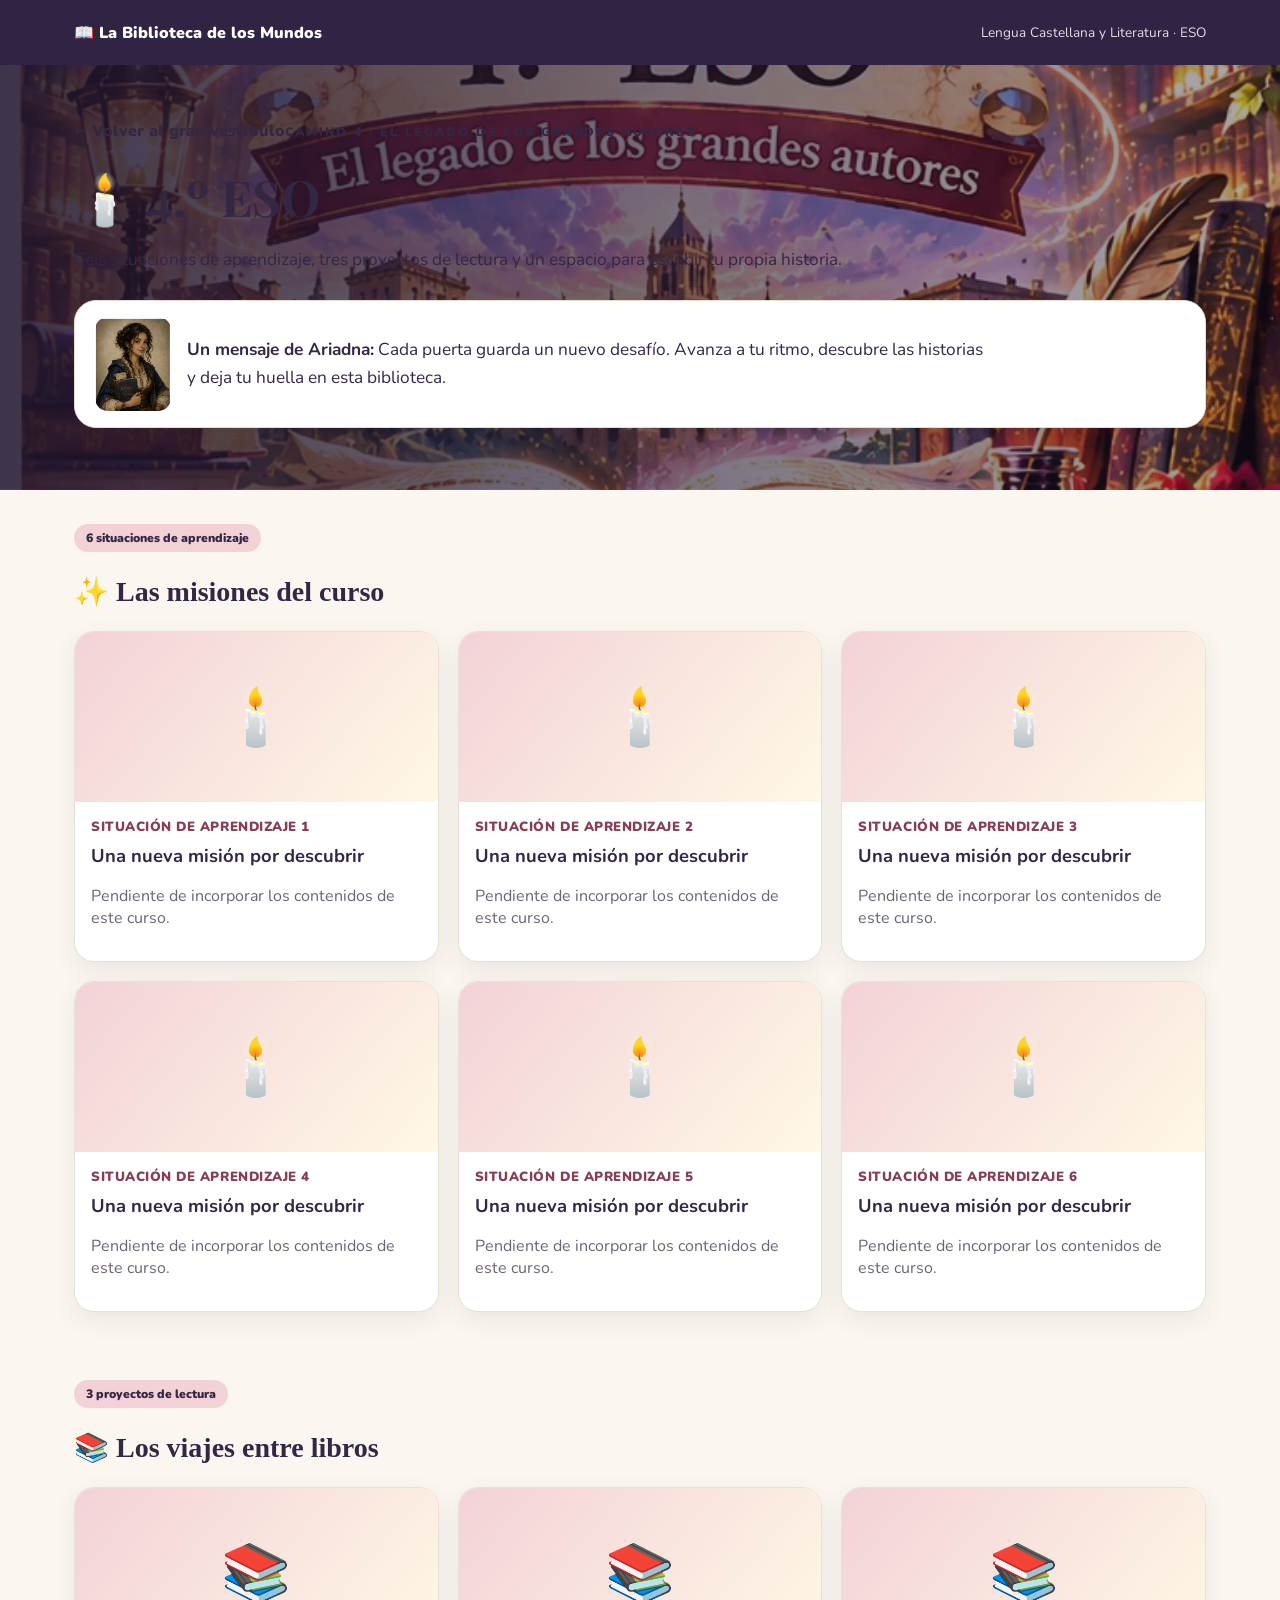
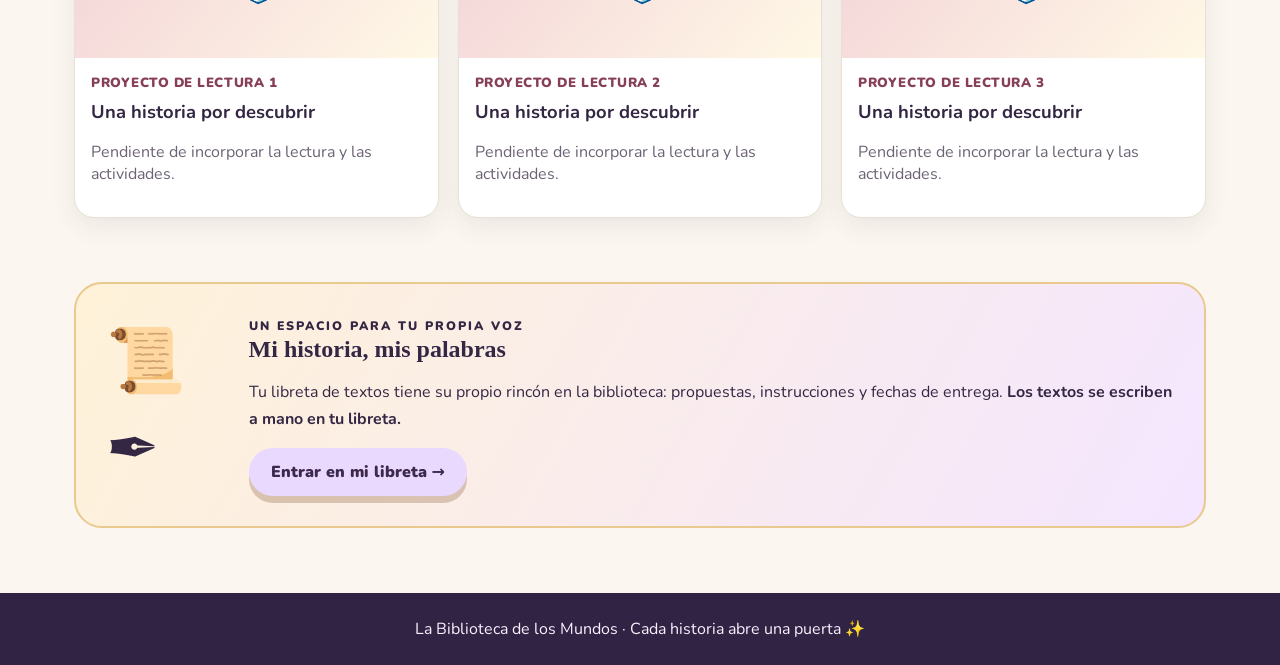
<file: curso-4-mapa.html>
<!doctype html><html lang="es"><head><meta charset="utf-8"><meta name="viewport" content="width=device-width,initial-scale=1"><meta name="description" content="La Biblioteca de los Mundos: Lengua Castellana y Literatura de 1.º a 4.º ESO"><title>4.º ESO · La Biblioteca de los Mundos</title><link rel="stylesheet" href="universo.css"></head><body class="burdeos"><header class="top"><div class="wrap"><a href="index.html">📖 La Biblioteca de los Mundos</a><span>Lengua Castellana y Literatura · ESO</span></div></header><main><section class="page-head"><div class="wrap"><a class="back" href="index.html">← Volver al gran vestíbulo</a><span class="eyebrow">Camino 4 · El legado de los grandes autores</span><h1>🕯️ 4.º ESO</h1><p>Seis situaciones de aprendizaje, tres proyectos de lectura y un espacio para escribir tu propia historia.</p><div class="guide"><img src="assets/ariadna-original.png" alt="Ariadna"><p><strong>Un mensaje de Ariadna:</strong> Cada puerta guarda un nuevo desafío. Avanza a tu ritmo, descubre las historias y deja tu huella en esta biblioteca.</p></div></div></section><section class="shelf"><div class="wrap"><span class="pill">6 situaciones de aprendizaje</span><h2>✨ Las misiones del curso</h2><div class="portal-grid"><article class="portal"><div class="placeholder" aria-hidden="true">🕯️</div><div class="inside"><small>SITUACIÓN DE APRENDIZAJE 1</small><h3>Una nueva misión por descubrir</h3><p class="muted">Pendiente de incorporar los contenidos de este curso.</p></div></article><article class="portal"><div class="placeholder" aria-hidden="true">🕯️</div><div class="inside"><small>SITUACIÓN DE APRENDIZAJE 2</small><h3>Una nueva misión por descubrir</h3><p class="muted">Pendiente de incorporar los contenidos de este curso.</p></div></article><article class="portal"><div class="placeholder" aria-hidden="true">🕯️</div><div class="inside"><small>SITUACIÓN DE APRENDIZAJE 3</small><h3>Una nueva misión por descubrir</h3><p class="muted">Pendiente de incorporar los contenidos de este curso.</p></div></article><article class="portal"><div class="placeholder" aria-hidden="true">🕯️</div><div class="inside"><small>SITUACIÓN DE APRENDIZAJE 4</small><h3>Una nueva misión por descubrir</h3><p class="muted">Pendiente de incorporar los contenidos de este curso.</p></div></article><article class="portal"><div class="placeholder" aria-hidden="true">🕯️</div><div class="inside"><small>SITUACIÓN DE APRENDIZAJE 5</small><h3>Una nueva misión por descubrir</h3><p class="muted">Pendiente de incorporar los contenidos de este curso.</p></div></article><article class="portal"><div class="placeholder" aria-hidden="true">🕯️</div><div class="inside"><small>SITUACIÓN DE APRENDIZAJE 6</small><h3>Una nueva misión por descubrir</h3><p class="muted">Pendiente de incorporar los contenidos de este curso.</p></div></article></div></div></section><section class="shelf"><div class="wrap"><span class="pill">3 proyectos de lectura</span><h2>📚 Los viajes entre libros</h2><div class="portal-grid"><article class="portal"><div class="placeholder" aria-hidden="true">📚</div><div class="inside"><small>PROYECTO DE LECTURA 1</small><h3>Una historia por descubrir</h3><p class="muted">Pendiente de incorporar la lectura y las actividades.</p></div></article><article class="portal"><div class="placeholder" aria-hidden="true">📚</div><div class="inside"><small>PROYECTO DE LECTURA 2</small><h3>Una historia por descubrir</h3><p class="muted">Pendiente de incorporar la lectura y las actividades.</p></div></article><article class="portal"><div class="placeholder" aria-hidden="true">📚</div><div class="inside"><small>PROYECTO DE LECTURA 3</small><h3>Una historia por descubrir</h3><p class="muted">Pendiente de incorporar la lectura y las actividades.</p></div></article></div></div></section><section class="wrap"><div class="notebook"><div class="symbol" aria-hidden="true">📜✒️</div><div><span class="eyebrow">Un espacio para tu propia voz</span><h2>Mi historia, mis palabras</h2><p>Tu libreta de textos tiene su propio rincón en la biblioteca: propuestas, instrucciones y fechas de entrega. <strong>Los textos se escriben a mano en tu libreta.</strong></p><a class="btn alt" href="libreta-4.html">Entrar en mi libreta →</a></div></div></section></main><footer class="footer">La Biblioteca de los Mundos · Cada historia abre una puerta ✨</footer></body></html>
</file>
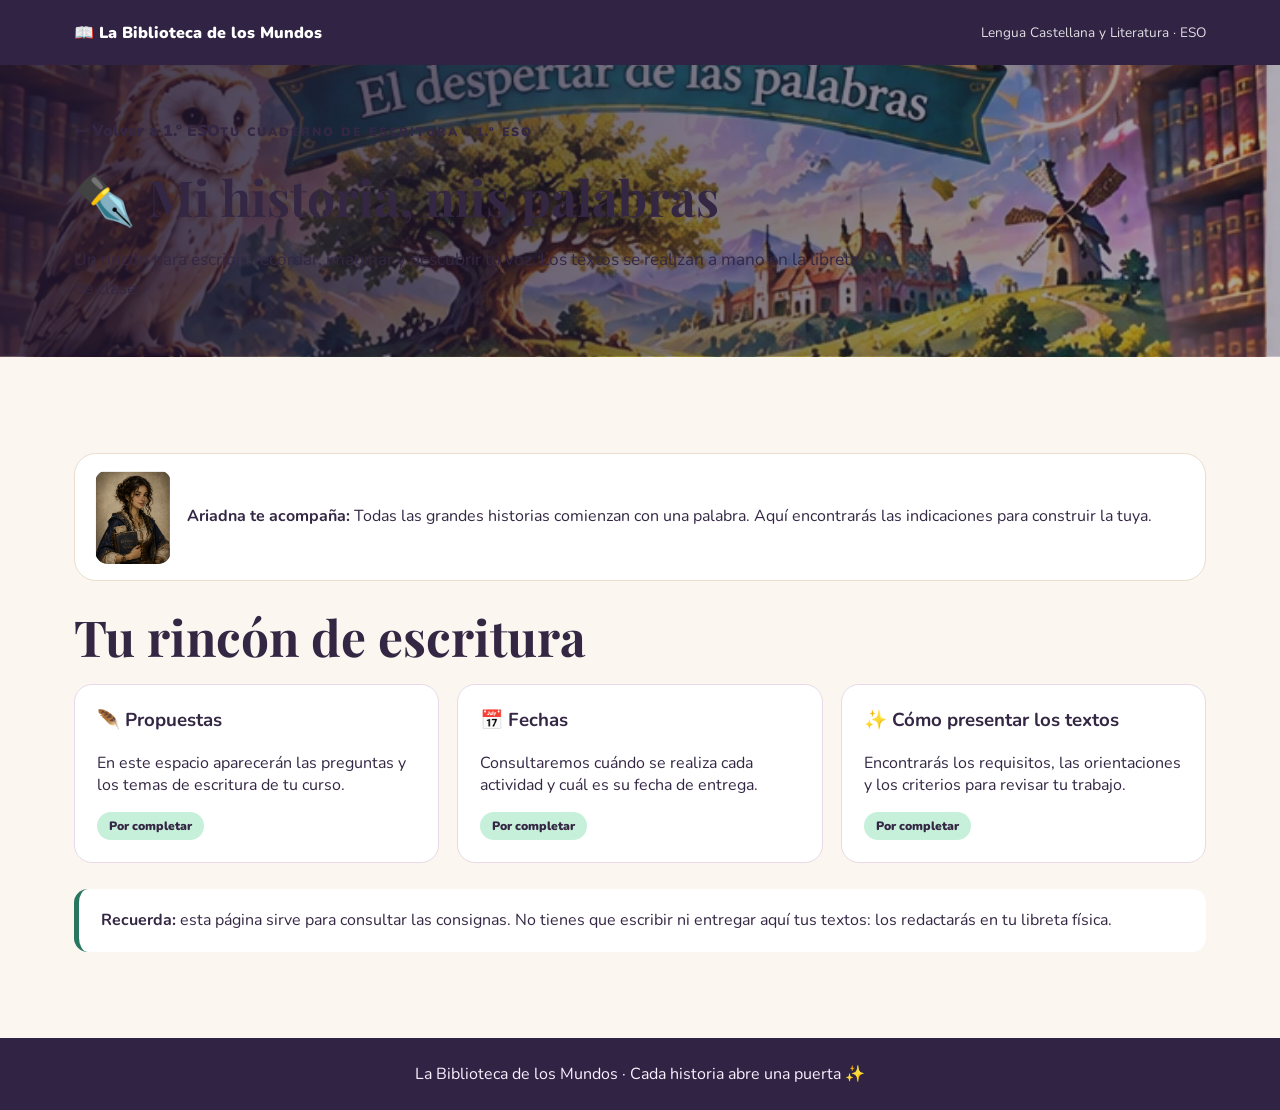
<file: libreta-1.html>
<!doctype html><html lang="es"><head><meta charset="utf-8"><meta name="viewport" content="width=device-width,initial-scale=1"><meta name="description" content="La Biblioteca de los Mundos: Lengua Castellana y Literatura de 1.º a 4.º ESO"><title>Mi historia, mis palabras · 1.º ESO · La Biblioteca de los Mundos</title><link rel="stylesheet" href="universo.css"></head><body class="menta"><header class="top"><div class="wrap"><a href="index.html">📖 La Biblioteca de los Mundos</a><span>Lengua Castellana y Literatura · ESO</span></div></header><main><section class="page-head"><div class="wrap"><a class="back" href="curso-1-mapa.html">← Volver a 1.º ESO</a><span class="eyebrow">Tu cuaderno de escritura · 1.º ESO</span><h1>✒️ Mi historia, mis palabras</h1><p>Un rincón para escribir, recordar, imaginar y descubrir tu voz. Los textos se realizan a mano en la libreta de clase.</p></div></section><section class="section"><div class="wrap"><div class="guide"><img src="assets/ariadna-original.png" alt="Ariadna"><p><strong>Ariadna te acompaña:</strong> Todas las grandes historias comienzan con una palabra. Aquí encontrarás las indicaciones para construir la tuya.</p></div><h2>Tu rincón de escritura</h2><div class="writing-grid"><article><h3>🪶 Propuestas</h3><p>En este espacio aparecerán las preguntas y los temas de escritura de tu curso.</p><span class="pill">Por completar</span></article><article><h3>📅 Fechas</h3><p>Consultaremos cuándo se realiza cada actividad y cuál es su fecha de entrega.</p><span class="pill">Por completar</span></article><article><h3>✨ Cómo presentar los textos</h3><p>Encontrarás los requisitos, las orientaciones y los criterios para revisar tu trabajo.</p><span class="pill">Por completar</span></article></div><p class="note" style="margin-top:26px"><strong>Recuerda:</strong> esta página sirve para consultar las consignas. No tienes que escribir ni entregar aquí tus textos: los redactarás en tu libreta física.</p></div></section></main><footer class="footer">La Biblioteca de los Mundos · Cada historia abre una puerta ✨</footer></body></html>
</file>
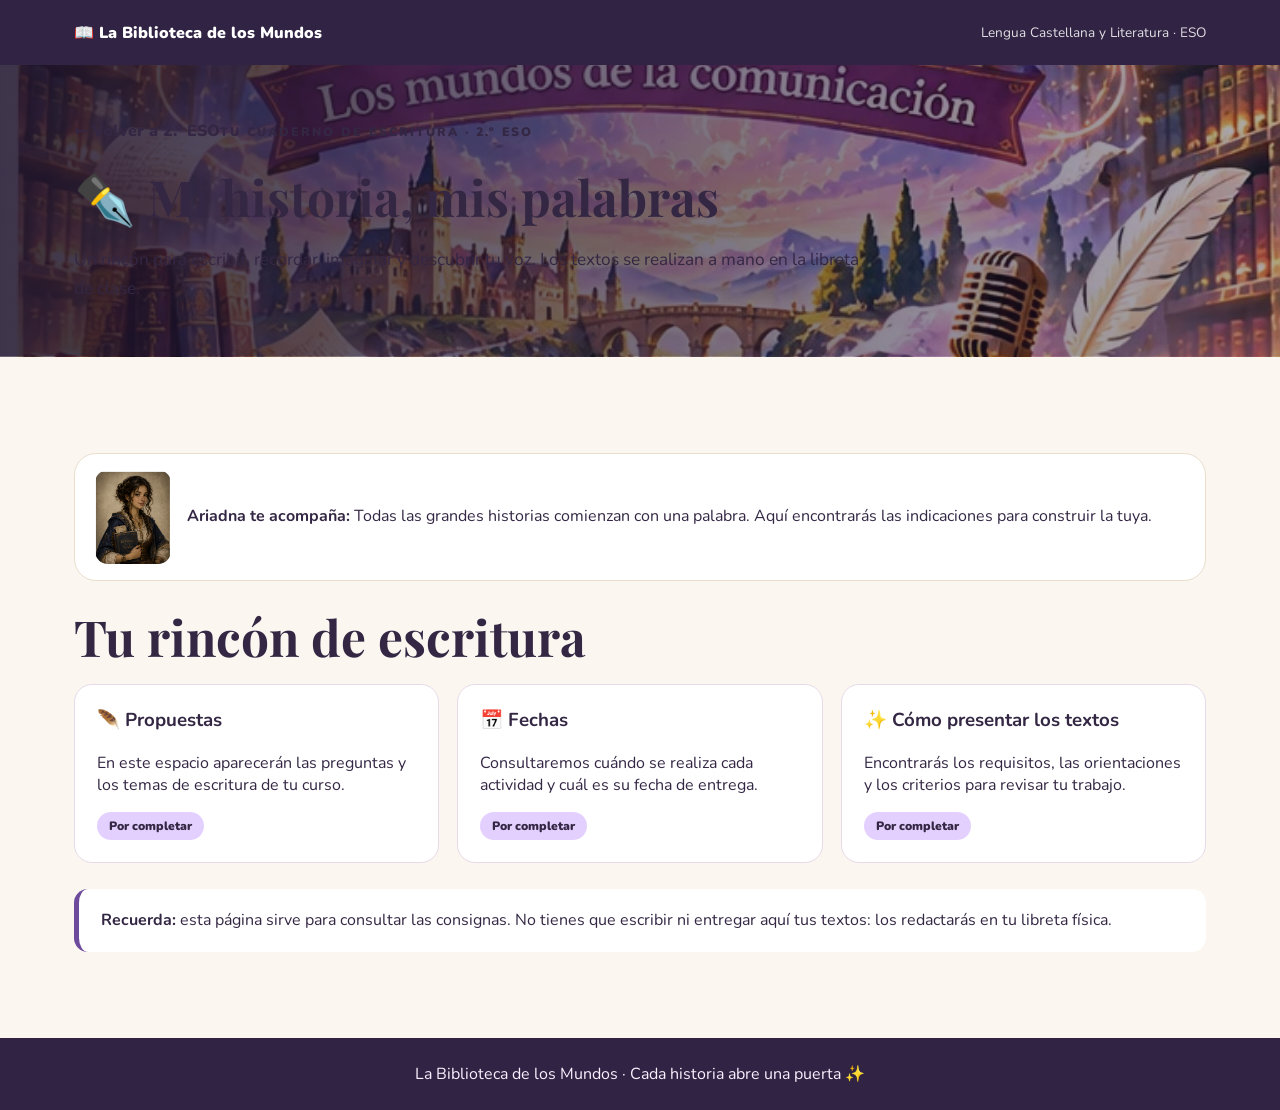
<file: libreta-2.html>
<!doctype html><html lang="es"><head><meta charset="utf-8"><meta name="viewport" content="width=device-width,initial-scale=1"><meta name="description" content="La Biblioteca de los Mundos: Lengua Castellana y Literatura de 1.º a 4.º ESO"><title>Mi historia, mis palabras · 2.º ESO · La Biblioteca de los Mundos</title><link rel="stylesheet" href="universo.css"></head><body class="lavanda"><header class="top"><div class="wrap"><a href="index.html">📖 La Biblioteca de los Mundos</a><span>Lengua Castellana y Literatura · ESO</span></div></header><main><section class="page-head"><div class="wrap"><a class="back" href="curso-2-mapa.html">← Volver a 2.º ESO</a><span class="eyebrow">Tu cuaderno de escritura · 2.º ESO</span><h1>✒️ Mi historia, mis palabras</h1><p>Un rincón para escribir, recordar, imaginar y descubrir tu voz. Los textos se realizan a mano en la libreta de clase.</p></div></section><section class="section"><div class="wrap"><div class="guide"><img src="assets/ariadna-original.png" alt="Ariadna"><p><strong>Ariadna te acompaña:</strong> Todas las grandes historias comienzan con una palabra. Aquí encontrarás las indicaciones para construir la tuya.</p></div><h2>Tu rincón de escritura</h2><div class="writing-grid"><article><h3>🪶 Propuestas</h3><p>En este espacio aparecerán las preguntas y los temas de escritura de tu curso.</p><span class="pill">Por completar</span></article><article><h3>📅 Fechas</h3><p>Consultaremos cuándo se realiza cada actividad y cuál es su fecha de entrega.</p><span class="pill">Por completar</span></article><article><h3>✨ Cómo presentar los textos</h3><p>Encontrarás los requisitos, las orientaciones y los criterios para revisar tu trabajo.</p><span class="pill">Por completar</span></article></div><p class="note" style="margin-top:26px"><strong>Recuerda:</strong> esta página sirve para consultar las consignas. No tienes que escribir ni entregar aquí tus textos: los redactarás en tu libreta física.</p></div></section></main><footer class="footer">La Biblioteca de los Mundos · Cada historia abre una puerta ✨</footer></body></html>
</file>
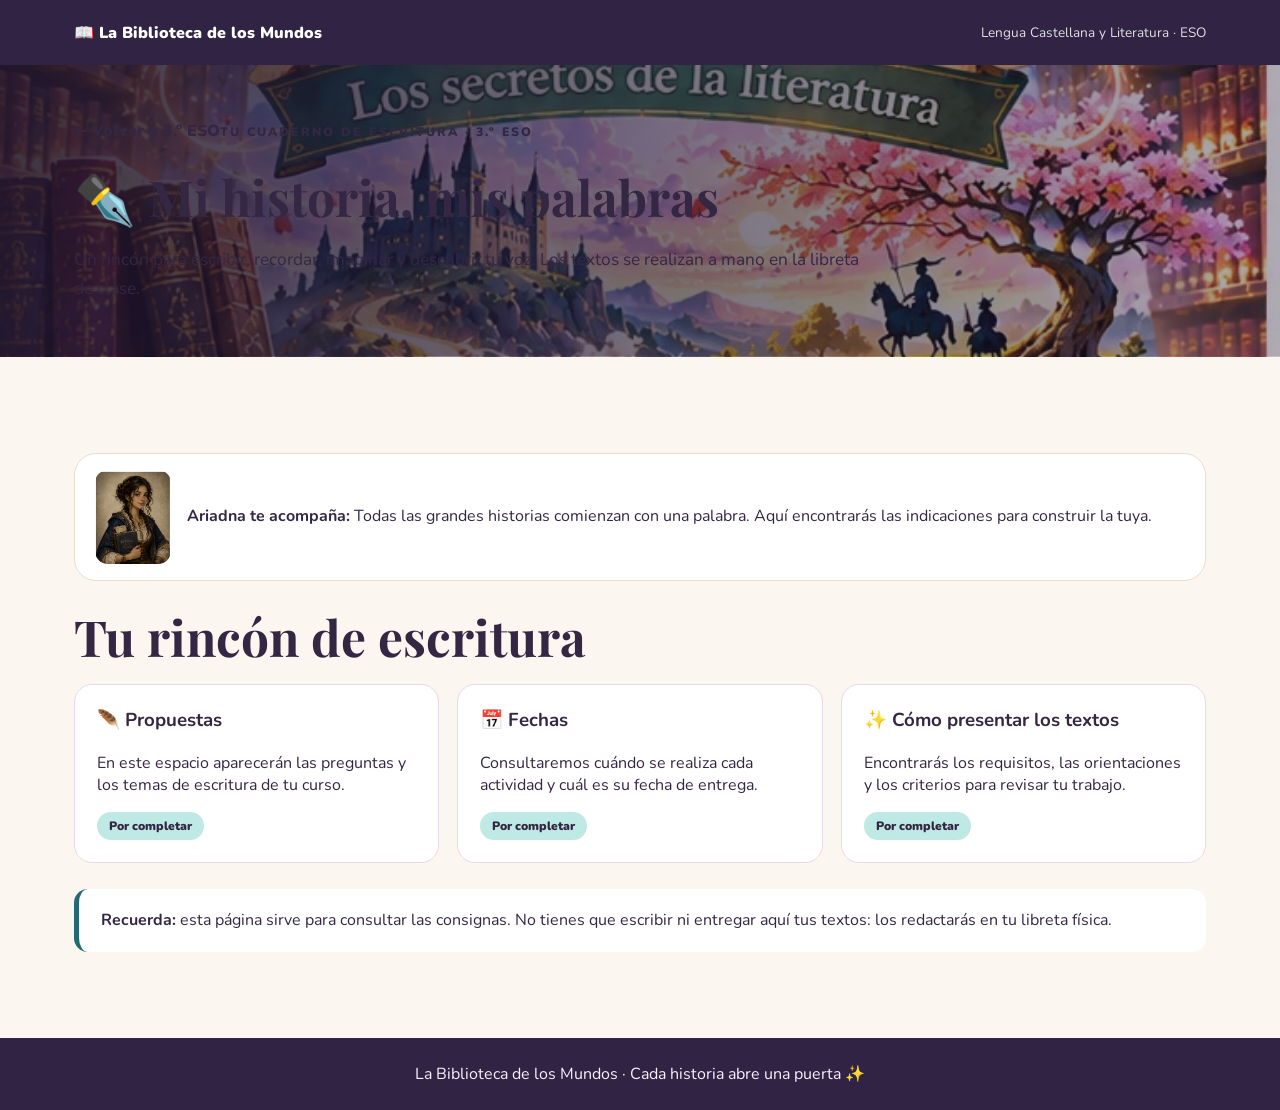
<file: libreta-3.html>
<!doctype html><html lang="es"><head><meta charset="utf-8"><meta name="viewport" content="width=device-width,initial-scale=1"><meta name="description" content="La Biblioteca de los Mundos: Lengua Castellana y Literatura de 1.º a 4.º ESO"><title>Mi historia, mis palabras · 3.º ESO · La Biblioteca de los Mundos</title><link rel="stylesheet" href="universo.css"></head><body class="esmeralda"><header class="top"><div class="wrap"><a href="index.html">📖 La Biblioteca de los Mundos</a><span>Lengua Castellana y Literatura · ESO</span></div></header><main><section class="page-head"><div class="wrap"><a class="back" href="curso-3-mapa.html">← Volver a 3.º ESO</a><span class="eyebrow">Tu cuaderno de escritura · 3.º ESO</span><h1>✒️ Mi historia, mis palabras</h1><p>Un rincón para escribir, recordar, imaginar y descubrir tu voz. Los textos se realizan a mano en la libreta de clase.</p></div></section><section class="section"><div class="wrap"><div class="guide"><img src="assets/ariadna-original.png" alt="Ariadna"><p><strong>Ariadna te acompaña:</strong> Todas las grandes historias comienzan con una palabra. Aquí encontrarás las indicaciones para construir la tuya.</p></div><h2>Tu rincón de escritura</h2><div class="writing-grid"><article><h3>🪶 Propuestas</h3><p>En este espacio aparecerán las preguntas y los temas de escritura de tu curso.</p><span class="pill">Por completar</span></article><article><h3>📅 Fechas</h3><p>Consultaremos cuándo se realiza cada actividad y cuál es su fecha de entrega.</p><span class="pill">Por completar</span></article><article><h3>✨ Cómo presentar los textos</h3><p>Encontrarás los requisitos, las orientaciones y los criterios para revisar tu trabajo.</p><span class="pill">Por completar</span></article></div><p class="note" style="margin-top:26px"><strong>Recuerda:</strong> esta página sirve para consultar las consignas. No tienes que escribir ni entregar aquí tus textos: los redactarás en tu libreta física.</p></div></section></main><footer class="footer">La Biblioteca de los Mundos · Cada historia abre una puerta ✨</footer></body></html>
</file>
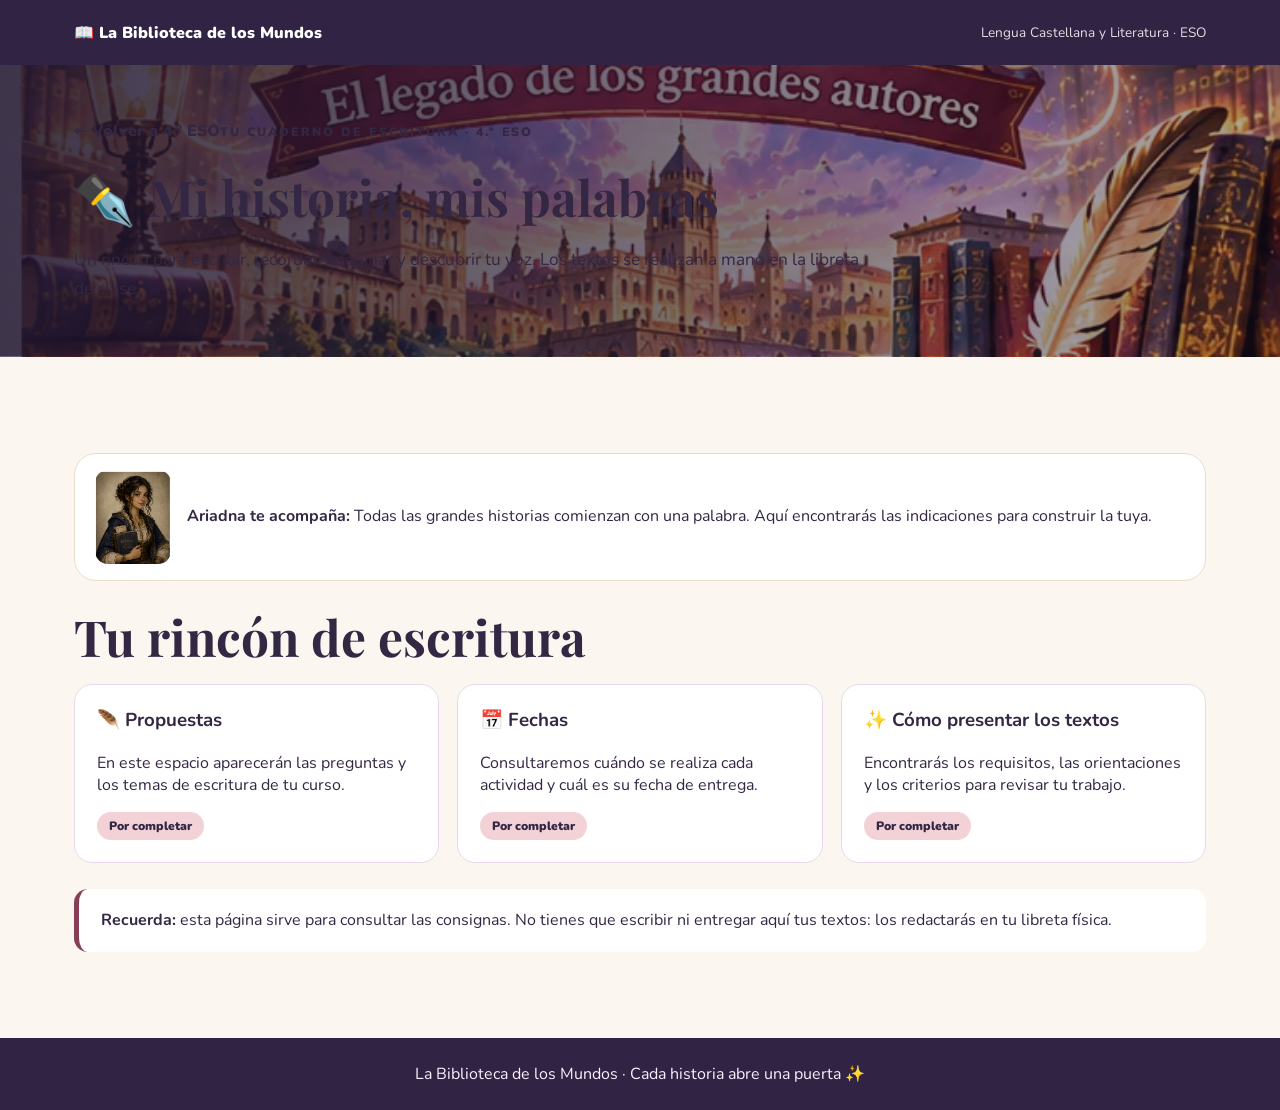
<file: libreta-4.html>
<!doctype html><html lang="es"><head><meta charset="utf-8"><meta name="viewport" content="width=device-width,initial-scale=1"><meta name="description" content="La Biblioteca de los Mundos: Lengua Castellana y Literatura de 1.º a 4.º ESO"><title>Mi historia, mis palabras · 4.º ESO · La Biblioteca de los Mundos</title><link rel="stylesheet" href="universo.css"></head><body class="burdeos"><header class="top"><div class="wrap"><a href="index.html">📖 La Biblioteca de los Mundos</a><span>Lengua Castellana y Literatura · ESO</span></div></header><main><section class="page-head"><div class="wrap"><a class="back" href="curso-4-mapa.html">← Volver a 4.º ESO</a><span class="eyebrow">Tu cuaderno de escritura · 4.º ESO</span><h1>✒️ Mi historia, mis palabras</h1><p>Un rincón para escribir, recordar, imaginar y descubrir tu voz. Los textos se realizan a mano en la libreta de clase.</p></div></section><section class="section"><div class="wrap"><div class="guide"><img src="assets/ariadna-original.png" alt="Ariadna"><p><strong>Ariadna te acompaña:</strong> Todas las grandes historias comienzan con una palabra. Aquí encontrarás las indicaciones para construir la tuya.</p></div><h2>Tu rincón de escritura</h2><div class="writing-grid"><article><h3>🪶 Propuestas</h3><p>En este espacio aparecerán las preguntas y los temas de escritura de tu curso.</p><span class="pill">Por completar</span></article><article><h3>📅 Fechas</h3><p>Consultaremos cuándo se realiza cada actividad y cuál es su fecha de entrega.</p><span class="pill">Por completar</span></article><article><h3>✨ Cómo presentar los textos</h3><p>Encontrarás los requisitos, las orientaciones y los criterios para revisar tu trabajo.</p><span class="pill">Por completar</span></article></div><p class="note" style="margin-top:26px"><strong>Recuerda:</strong> esta página sirve para consultar las consignas. No tienes que escribir ni entregar aquí tus textos: los redactarás en tu libreta física.</p></div></section></main><footer class="footer">La Biblioteca de los Mundos · Cada historia abre una puerta ✨</footer></body></html>
</file>
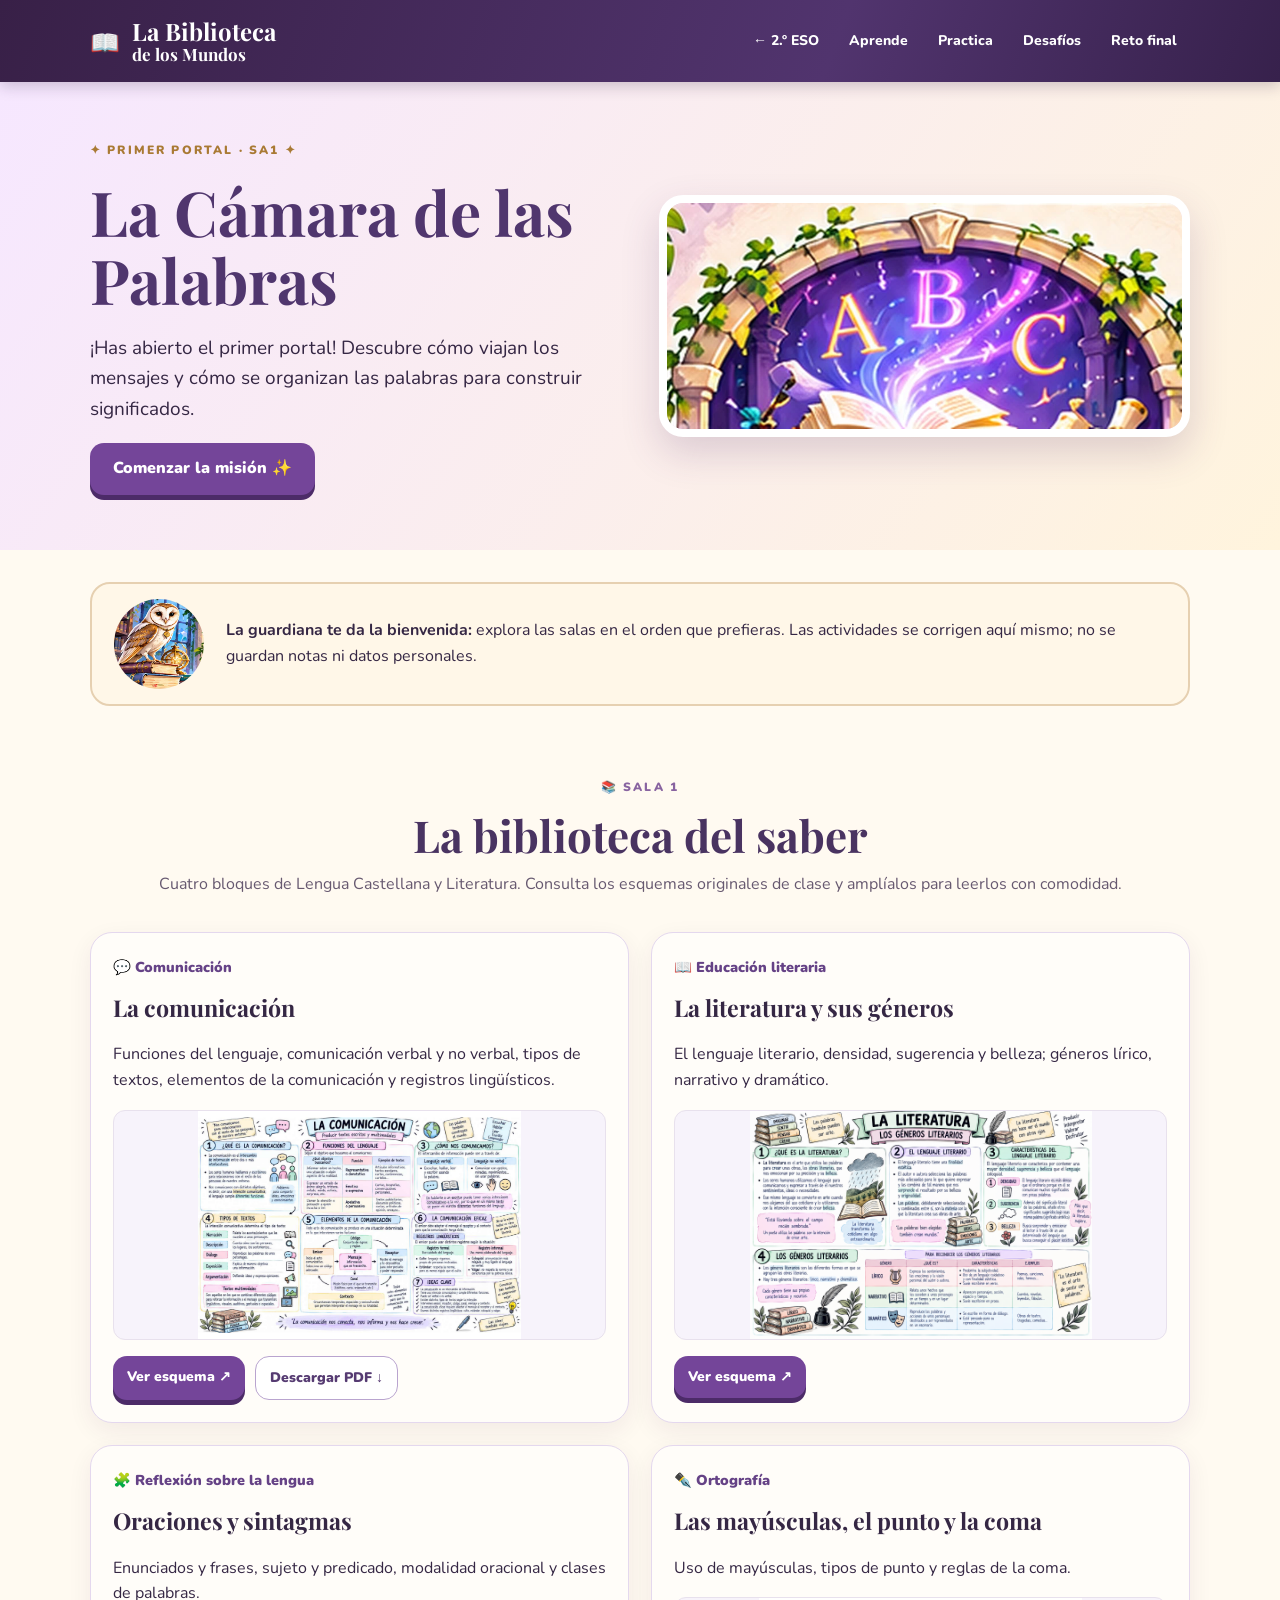
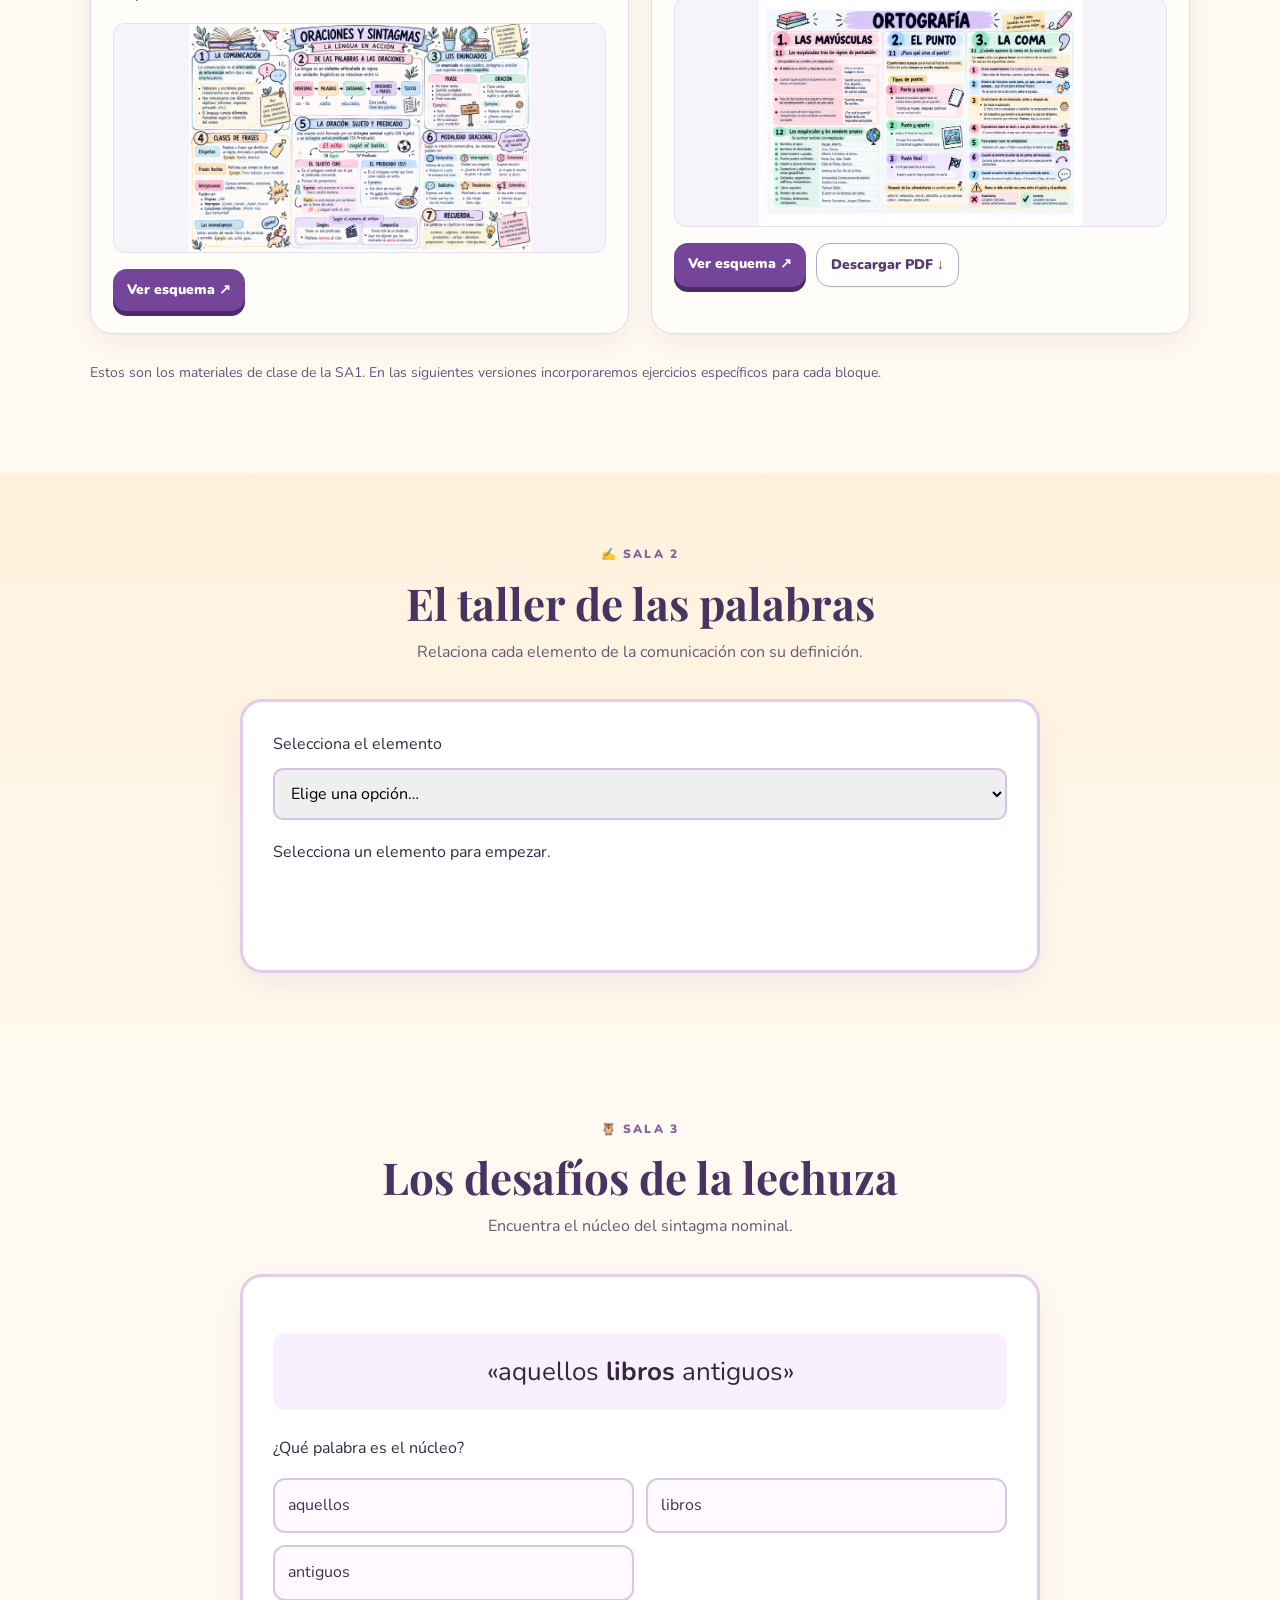
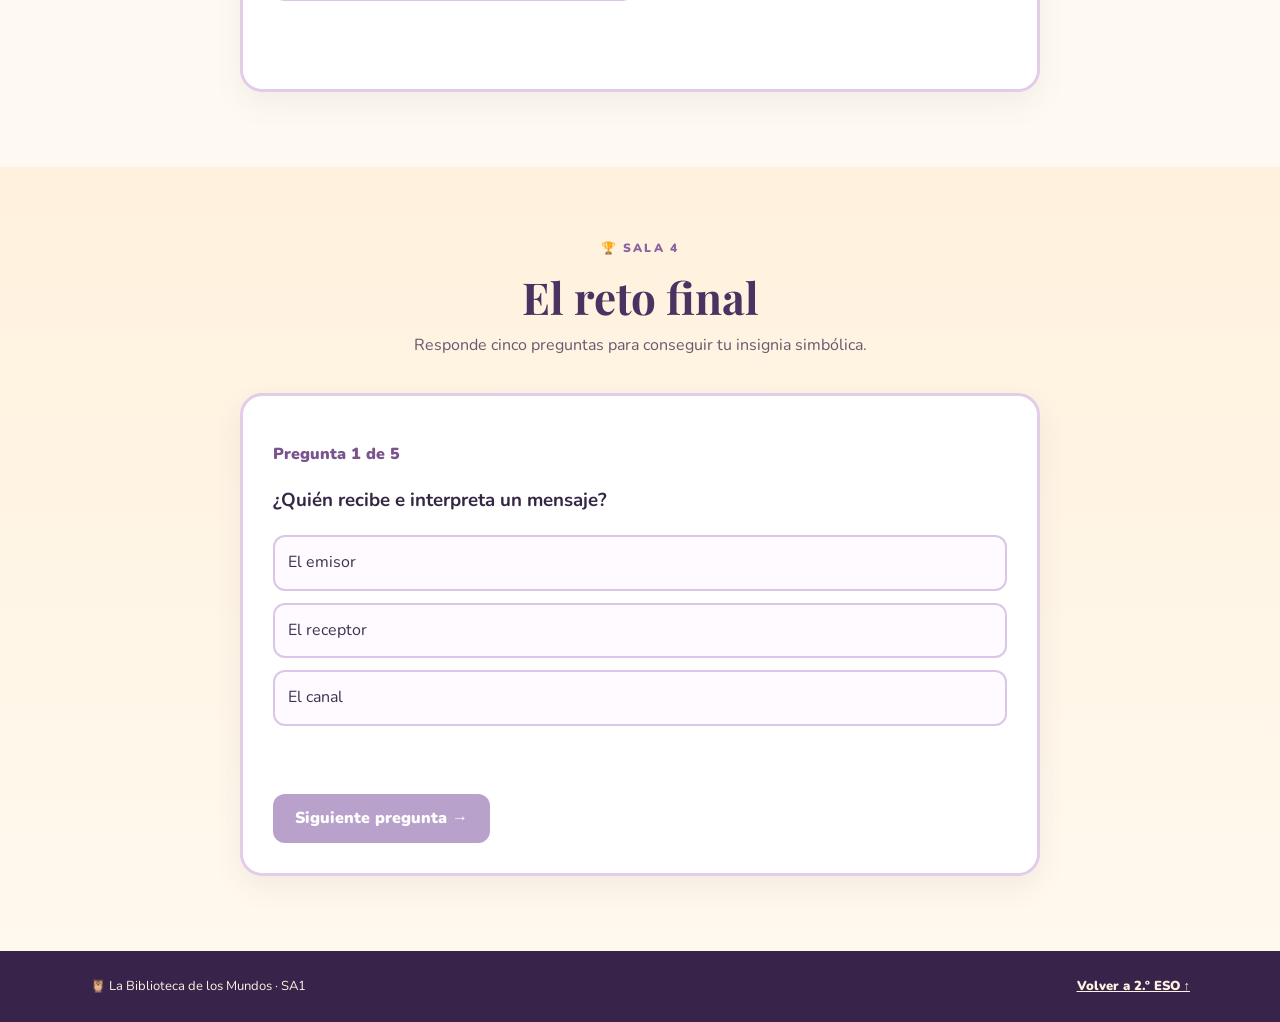
<file: sa1.html>
<!doctype html><html lang="es"><head><meta charset="utf-8"><meta name="viewport" content="width=device-width,initial-scale=1"><meta name="theme-color" content="#51346e"><title>SA1 · La Cámara de las Palabras | La Biblioteca de los Mundos</title><link rel="preconnect" href="https://fonts.googleapis.com"><link rel="preconnect" href="https://fonts.gstatic.com" crossorigin><link href="https://fonts.googleapis.com/css2?family=Nunito:wght@400;600;700;800;900&family=Playfair+Display:wght@500;600;700&display=swap" rel="stylesheet"><link rel="stylesheet" href="styles.css"><link rel="stylesheet" href="sa1.css"><script src="sa1.js" defer></script></head><body>
<a class="skip-link" href="#contenido">Saltar al contenido</a><header class="site-header"><div class="shell nav-wrap"><a href="index.html#inicio" class="brand">📖 <span>La Biblioteca <small>de los Mundos</small></span></a><nav class="sa-nav" aria-label="Navegación"><a href="curso-2.html">← 2.º ESO</a><a href="#aprender">Aprende</a><a href="#practicar">Practica</a><a href="#desafios">Desafíos</a><a href="#reto-final">Reto final</a></nav></div></header>
<main id="contenido"><section class="sa-hero"><div class="shell sa-hero-grid"><div><span class="eyebrow">✦ PRIMER PORTAL · SA1 ✦</span><h1>La Cámara de las Palabras</h1><p>¡Has abierto el primer portal! Descubre cómo viajan los mensajes y cómo se organizan las palabras para construir significados.</p><a href="#aprender" class="btn btn-primary">Comenzar la misión ✨</a></div><div class="sa-portal-frame"><img src="assets/portal-1.webp" alt="Portal fantástico de la Cámara de las Palabras" /></div></div></section>
<div class="shell owl-tip"><img src="assets/lechuza-guardiana.webp" alt="La lechuza guardiana"><p><strong>La guardiana te da la bienvenida:</strong> explora las salas en el orden que prefieras. Las actividades se corrigen aquí mismo; no se guardan notas ni datos personales.</p></div>
<section class="section shell" id="aprender"><div class="section-heading"><span class="eyebrow dark">📚 SALA 1</span><h2>La biblioteca del saber</h2><p>Cuatro bloques de Lengua Castellana y Literatura. Consulta los esquemas originales de clase y amplíalos para leerlos con comodidad.</p></div><div class="material-grid"><article class="material-card"><span class="material-kicker">💬 Comunicación</span><h3>La comunicación</h3><p>Funciones del lenguaje, comunicación verbal y no verbal, tipos de textos, elementos de la comunicación y registros lingüísticos.</p><a href="assets/sa1/comunicacion.png" target="_blank" rel="noopener" title="Abrir esquema a tamaño completo"><img loading="lazy" src="assets/sa1/comunicacion.png" alt="Esquema de La comunicación" /></a><div class="material-actions"><a class="btn btn-primary" href="assets/sa1/comunicacion.png" target="_blank" rel="noopener">Ver esquema ↗</a><a class="btn btn-outline" href="assets/sa1/comunicacion.pdf" download>Descargar PDF ↓</a></div></article><article class="material-card"><span class="material-kicker">📖 Educación literaria</span><h3>La literatura y sus géneros</h3><p>El lenguaje literario, densidad, sugerencia y belleza; géneros lírico, narrativo y dramático.</p><a href="assets/sa1/literatura.png" target="_blank" rel="noopener" title="Abrir esquema a tamaño completo"><img loading="lazy" src="assets/sa1/literatura.png" alt="Esquema de La literatura y sus géneros" /></a><div class="material-actions"><a class="btn btn-primary" href="assets/sa1/literatura.png" target="_blank" rel="noopener">Ver esquema ↗</a></div></article><article class="material-card"><span class="material-kicker">🧩 Reflexión sobre la lengua</span><h3>Oraciones y sintagmas</h3><p>Enunciados y frases, sujeto y predicado, modalidad oracional y clases de palabras.</p><a href="assets/sa1/lengua.png" target="_blank" rel="noopener" title="Abrir esquema a tamaño completo"><img loading="lazy" src="assets/sa1/lengua.png" alt="Esquema de Oraciones y sintagmas" /></a><div class="material-actions"><a class="btn btn-primary" href="assets/sa1/lengua.png" target="_blank" rel="noopener">Ver esquema ↗</a></div></article><article class="material-card"><span class="material-kicker">✒️ Ortografía</span><h3>Las mayúsculas, el punto y la coma</h3><p>Uso de mayúsculas, tipos de punto y reglas de la coma.</p><a href="assets/sa1/ortografia.png" target="_blank" rel="noopener" title="Abrir esquema a tamaño completo"><img loading="lazy" src="assets/sa1/ortografia.png" alt="Esquema de Las mayúsculas, el punto y la coma" /></a><div class="material-actions"><a class="btn btn-primary" href="assets/sa1/ortografia.png" target="_blank" rel="noopener">Ver esquema ↗</a><a class="btn btn-outline" href="assets/sa1/ortografia.pdf" download>Descargar PDF ↓</a></div></article></div><p class="sa-notice">Estos son los materiales de clase de la SA1. En las siguientes versiones incorporaremos ejercicios específicos para cada bloque.</p></section><section class="section section-cream" id="practicar"><div class="shell"><div class="section-heading"><span class="eyebrow dark">✍️ SALA 2</span><h2>El taller de las palabras</h2><p>Relaciona cada elemento de la comunicación con su definición.</p></div><div class="activity-panel"><label for="match-term">Selecciona el elemento</label><select id="match-term"><option value="">Elige una opción…</option><option value="emisor">Emisor</option><option value="receptor">Receptor</option><option value="mensaje">Mensaje</option><option value="codigo">Código</option><option value="canal">Canal</option><option value="contexto">Contexto</option></select><p id="match-prompt" aria-live="polite">Selecciona un elemento para empezar.</p><div class="choice-grid" id="match-options"></div><p id="match-feedback" class="activity-feedback" aria-live="polite"></p></div></div></section>
<section class="section shell" id="desafios"><div class="section-heading"><span class="eyebrow dark">🦉 SALA 3</span><h2>Los desafíos de la lechuza</h2><p>Encuentra el núcleo del sintagma nominal.</p></div><div class="activity-panel"><p class="big-phrase">«aquellos <strong>libros</strong> antiguos»</p><p>¿Qué palabra es el núcleo?</p><div class="choice-grid" id="owl-options"><button type="button" data-owl="aquellos">aquellos</button><button type="button" data-owl="libros">libros</button><button type="button" data-owl="antiguos">antiguos</button></div><p id="owl-feedback" class="activity-feedback" aria-live="polite"></p></div></section>
<section class="section section-cream" id="reto-final"><div class="shell"><div class="section-heading"><span class="eyebrow dark">🏆 SALA 4</span><h2>El reto final</h2><p>Responde cinco preguntas para conseguir tu insignia simbólica.</p></div><div class="activity-panel"><div id="sa-quiz" aria-live="polite"></div></div></div></section></main><footer class="footer"><div class="shell footer-inner"><span>🦉 La Biblioteca de los Mundos · SA1</span><a href="curso-2.html">Volver a 2.º ESO ↑</a></div></footer></body></html>
</file>
<file: universo.css>
@import url('https://fonts.googleapis.com/css2?family=Nunito:wght@400;600;700;800;900&family=Playfair+Display:wght@600;700&display=swap');
:root{--ink:#342744;--purple:#654589;--gold:#c79448;--paper:#fffaf1}*{box-sizing:border-box}html{scroll-behavior:smooth}body{margin:0;color:var(--ink);font-family:Nunito,system-ui,sans-serif;background:#fbf7f0}a{color:inherit}button,a{touch-action:manipulation}.wrap{max-width:1180px;margin:auto;padding:0 24px}.top{background:#302343;color:white}.top .wrap{display:flex;justify-content:space-between;align-items:center;gap:15px;min-height:65px}.top a{text-decoration:none;font-weight:900}.top span{font-size:.85rem;opacity:.85}.hero{min-height:450px;display:flex;align-items:center;color:#fff;background:linear-gradient(90deg,#22152fef,#342144b3 60%,#2b1e3a40),url('assets/biblioteca-encantada.webp') center/cover}.hero .wrap{width:100%}.hero h1{font-family:'Playfair Display',Georgia,serif;font-size:clamp(2.7rem,6vw,5.2rem);line-height:1.12;margin:16px 0}.hero p{font-size:1.2rem;line-height:1.7;max-width:660px}.eyebrow{text-transform:uppercase;letter-spacing:.16em;font-size:.77rem;font-weight:900}.btn{display:inline-block;background:#ffe5a6;color:#3d294b;text-decoration:none;font-weight:900;border-radius:100px;padding:13px 22px;box-shadow:0 7px 0 #8e633d50;transition:transform .2s}.btn:hover{transform:translateY(-3px)}.btn.alt{background:#ead9ff}.section{padding:70px 0}.intro{background:linear-gradient(120deg,#fff5e7,#f4eaff)}.intro-grid{display:grid;grid-template-columns:minmax(220px,330px) 1fr;gap:48px;align-items:center}.portrait{width:100%;height:auto;max-height:490px;object-fit:contain;border-radius:28px;background:#e3d0b5;box-shadow:0 20px 40px #49304b30}.section h2,.page-head h1{font-family:'Playfair Display',Georgia,serif;font-size:clamp(2rem,4vw,3.1rem);line-height:1.2;margin:10px 0 18px}.intro p{line-height:1.8;font-size:1.08rem}.quote{font-family:Georgia,serif;font-size:1.35rem;color:#79529a;font-style:italic}.center{text-align:center}.lead{max-width:780px;margin:0 auto 30px;line-height:1.75}.course-grid{display:grid;grid-template-columns:repeat(2,minmax(0,1fr));gap:22px}.course{border:2px solid #ffffffb8;border-radius:26px;overflow:hidden;background:white;box-shadow:0 12px 28px #34274414;transition:transform .2s}.course:hover{transform:translateY(-4px)}.course-art{min-height:170px;display:flex;align-items:center;justify-content:center;font-size:4.3rem;background:linear-gradient(130deg,var(--shade),#fff6df);position:relative}.course-art:after{content:'✧ 6 SA  ·  3 LECTURAS  ·  1 LIBRETA ✧';position:absolute;bottom:12px;font-size:.72rem;letter-spacing:.06em;font-weight:900}.course-content{padding:24px}.course h3{font-family:Georgia,serif;font-size:1.7rem;margin:0 0 8px}.course p{line-height:1.6}.menta{--shade:#c7f0db;--accent:#28765e}.lavanda{--shade:#e4d0ff;--accent:#6d4a9b}.esmeralda{--shade:#bfe9e4;--accent:#236b73}.burdeos{--shade:#f3d2d7;--accent:#863f57}.course .btn{background:var(--shade)}.owl-strip{display:flex;align-items:center;gap:24px;background:#fff5de;border-radius:26px;padding:20px 30px;margin-top:38px}.owl-strip img{width:105px;height:105px;object-fit:contain}.footer{background:#302343;color:#f9f0ff;text-align:center;padding:25px}.page-head{padding:55px 0 36px;background:linear-gradient(120deg,var(--shade),#fff9ed)}.page-head p{font-size:1.08rem;line-height:1.7;max-width:800px}.back{display:inline-block;margin-bottom:15px;font-weight:900;text-decoration:none}.guide{display:flex;gap:16px;align-items:center;background:#fff;border:1px solid #e9dece;border-radius:22px;padding:16px 20px;margin:26px 0}.guide img{width:76px;height:94px;object-fit:cover;object-position:top;border-radius:13px}.guide p{margin:0;line-height:1.6}.shelf{padding:34px 0}.shelf h2{font-family:Georgia,serif;font-size:1.75rem}.portal-grid{display:grid;grid-template-columns:repeat(3,minmax(0,1fr));gap:19px}.portal{border-radius:20px;overflow:hidden;background:#fff;box-shadow:0 8px 25px #372d4216;border:1px solid #e9e0d7}.portal img{width:100%;height:170px;object-fit:contain;background:linear-gradient(145deg,#f4eaff,#fff5df);display:block}.portal .inside{padding:16px}.portal small{display:block;color:var(--accent);font-weight:900;letter-spacing:.04em}.portal h3{font-size:1.15rem;margin:7px 0 10px;line-height:1.4}.portal a{font-weight:900;color:var(--accent)}.placeholder{display:grid;place-items:center;height:170px;background:linear-gradient(130deg,var(--shade),#fff8e6);font-size:3.5rem}.notebook{margin:30px 0 65px;background:linear-gradient(120deg,#fff2d8,#f4e6ff);border:2px solid #e9c98e;border-radius:28px;padding:30px;display:flex;align-items:center;gap:28px}.notebook .symbol{font-size:4rem}.notebook h2{font-family:Georgia,serif;margin:0 0 8px}.notebook p{line-height:1.65}.note{border-left:5px solid var(--accent);background:#fff;padding:18px 22px;border-radius:14px;line-height:1.7}.writing-grid{display:grid;grid-template-columns:repeat(3,1fr);gap:18px}.writing-grid article{background:white;border-radius:18px;padding:22px;border:1px solid #e6d9e9}.writing-grid h3{margin-top:0}.muted{color:#6d6374}.pill{display:inline-block;border-radius:100px;background:var(--shade);padding:6px 12px;font-size:.76rem;font-weight:900}@media(max-width:760px){.intro-grid,.course-grid{grid-template-columns:1fr}.intro-grid{gap:25px}.portrait{max-height:350px;width:auto;max-width:100%;justify-self:center}.portal-grid{grid-template-columns:repeat(2,minmax(0,1fr))}.notebook{flex-direction:column;align-items:flex-start}.writing-grid{grid-template-columns:1fr}.top span{display:none}}@media(max-width:480px){.portal-grid{grid-template-columns:1fr}.hero{min-height:400px}.owl-strip{flex-direction:column;text-align:center}.section{padding:48px 0}}
/* V9: portada ilustrada y tarjetas sin etiquetas curriculares */
.hero{min-height:620px;background:linear-gradient(90deg,rgba(25,17,37,.90),rgba(31,20,44,.66) 48%,rgba(31,20,44,.06) 100%),url('assets/portada-general.webp') center/cover}
.hero h1{text-shadow:0 3px 15px #1e102c}.hero p{text-shadow:0 2px 10px #1e102c}
.course-art{min-height:0;display:block;background:none}.course-art:after{content:none}.course-art img{display:block;width:100%;height:auto;aspect-ratio: 3 / 2;object-fit:cover;object-position:center}
.course-content{padding:18px 22px 24px}.course-content .eyebrow{display:none}.course-content h3{margin:0 0 8px}.course-content p{margin:0 0 14px}
.course-content .btn{font-size:.95rem}
.page-head{background-image:linear-gradient(90deg,rgba(33,22,48,.87),rgba(33,22,48,.36)),var(--course-banner,none);background-position:center;background-size:cover}
body.menta{--course-banner:url('assets/curso-1-portada.webp')}body.lavanda{--course-banner:url('assets/curso-2-portada.webp')}body.esmeralda{--course-banner:url('assets/curso-3-portada.webp')}body.burdeos{--course-banner:url('assets/curso-4-portada.webp')}
@media(max-width:650px){.hero{min-height:510px;background-position:55% center}.course-art img{aspect-ratio:4/3}}
</file>
<file: styles.css>
:root{--ink:#352744;--purple:#51346e;--purple2:#7950a0;--gold:#f6cf7a;--paper:#fffaf1;--cream:#fff2dc;--border:#ead4bb;--teal:#247f83}*{box-sizing:border-box}html{scroll-behavior:smooth}body{margin:0;background:var(--paper);color:var(--ink);font:16px/1.6 Nunito,Arial,sans-serif}button,input{font:inherit}button,a{touch-action:manipulation}a{color:inherit}.shell{width:min(1100px,calc(100% - 36px));margin:auto}.skip-link{position:absolute;top:-100px;background:white;padding:10px;z-index:100}.skip-link:focus{top:0}.site-header{background:linear-gradient(110deg,#382047,#51346e 65%,#37214c);color:white;position:sticky;top:0;z-index:20;box-shadow:0 4px 14px #29183c38}.nav-wrap{min-height:82px;display:flex;align-items:center;justify-content:space-between;gap:20px}.brand{display:flex;align-items:center;gap:12px;text-decoration:none;font:700 24px/1.1 'Playfair Display',Georgia,serif}.brand small{display:block;font-size:17px}.brand-icon{font-size:37px}nav{display:flex;gap:7px;align-items:center}nav a{text-decoration:none;font-weight:800;font-size:14px;padding:10px 13px;border-radius:30px}nav a:hover,nav a:focus-visible{background:#ffffff28}.menu-toggle{display:none;background:#ffffff22;border:1px solid #ffffff66;border-radius:10px;color:white;padding:8px 14px}.hero{background:linear-gradient(#f5e4fb,#fff9eb);text-align:center}.hero-illustration{height:clamp(230px,34vw,480px);background:url('assets/biblioteca-encantada.webp') center center/cover no-repeat}.hero-message{padding:27px 0 43px}.eyebrow{font-size:12px;letter-spacing:.18em;font-weight:900;color:#a97a34}.eyebrow.dark{color:#8863a0}.hero h1{font:700 clamp(36px,5vw,65px)/1.14 'Playfair Display',Georgia,serif;margin:8px 0;color:#51346e}.hero p{font-size:19px;max-width:700px;margin:0 auto 22px}.btn{display:inline-block;border:0;border-radius:14px;padding:13px 23px;text-decoration:none;font-weight:900;cursor:pointer}.btn-primary{background:#744599;color:white;box-shadow:0 5px 0 #4c2b68}.btn-primary:hover{background:#5b357d}.section{padding-top:68px;padding-bottom:75px;scroll-margin-top:85px}.section-heading{text-align:center;margin-bottom:34px}.section-heading h2,.challenge-layout h2,.about h2{font:700 clamp(30px,4vw,44px)/1.2 'Playfair Display',Georgia,serif;margin:10px 0;color:#493361}.section-heading p{margin:0;color:#675970}.world-grid{display:grid;grid-template-columns:repeat(4,minmax(0,1fr));gap:19px}.world-card{border:3px solid #e4d0b6;background:#fffdf7;border-radius:115px 115px 24px 24px;overflow:hidden;box-shadow:0 8px 0 #d9b9a060,0 15px 30px #583f5920;display:flex;flex-direction:column}.world-card:nth-child(1){background:#faf0ff;border-color:#d8b8ed}.world-card:nth-child(2){background:#edfbfa;border-color:#a9dfd8}.world-card:nth-child(3){background:#f2fae9;border-color:#b9d7a4}.world-card:nth-child(4){background:#fff0ef;border-color:#e6b2b5}.world-visual{height:205px;overflow:hidden;background:#e9d9f4}.world-visual img{width:100%;height:100%;object-fit:cover;display:block}.world-body{padding:18px 15px 23px;display:flex;flex-direction:column;align-items:center;text-align:center;flex:1}.world-number{font-size:12px;font-weight:900;letter-spacing:.12em;color:#74518e}.world-card h3{font:700 23px/1.22 'Playfair Display',Georgia,serif;margin:9px 0}.world-card p{font-size:14px;line-height:1.5;flex:1}.text-link{cursor:pointer;border:0;border-radius:12px;background:#70479a;color:white;font-weight:900;padding:10px 13px;margin-top:10px}.world-card:nth-child(2) .text-link{background:#247e81}.world-card:nth-child(3) .text-link{background:#418243}.world-card:nth-child(4) .text-link{background:#ac4b69}.text-link:hover{filter:brightness(.9)}.section-cream{background:linear-gradient(180deg,#fff1dd,#fff9ee)}.search-label{display:block;font-weight:900;margin-bottom:9px}.search-wrap{display:flex;align-items:center;gap:10px;border:2px solid #e0c9b6;border-radius:15px;background:white;padding:12px 16px;max-width:720px}.search-wrap input{border:0;outline:0;width:100%;background:transparent}.search-wrap:focus-within{outline:3px solid #d8b4f1}.filter-row{display:flex;gap:9px;flex-wrap:wrap;margin:19px 0 24px}.chip{border:2px solid #dec8df;background:white;color:#624576;border-radius:30px;padding:8px 18px;font-weight:900;cursor:pointer}.chip.active{background:#6e4890;color:white;border-color:#6e4890}.resource-grid{display:grid;grid-template-columns:repeat(3,minmax(0,1fr));gap:16px}.resource-card{background:white;border:2px solid #f0dfd0;border-radius:18px;padding:24px;box-shadow:0 5px 16px #624e4710}.resource-icon{display:block;font-size:33px;color:#8259a2}.tag{font-size:11px;font-weight:900;letter-spacing:.12em;color:#8962a5}.resource-card h3{font:700 22px 'Playfair Display',Georgia,serif;margin:8px 0}.resource-card p{font-size:14px;min-height:48px}.empty-results{font-weight:800}.challenge-layout{display:grid;grid-template-columns:1fr 1.15fr;gap:55px;align-items:start}.challenge-layout p{font-size:18px}.challenge-note{background:#f8ecff;border-left:5px solid #b47ad1;padding:17px;border-radius:10px}.quiz-card{background:white;border:3px solid #e4c9e6;border-radius:22px;padding:26px;box-shadow:0 9px 25px #42265016}.quiz-top{display:flex;justify-content:space-between;gap:10px;font-size:12px;font-weight:900;color:#80609c}.quiz-card h3{font-size:23px;line-height:1.3}.answers{display:grid;gap:10px}.answer{padding:13px;text-align:left;border:2px solid #e4d7e8;border-radius:12px;background:#fffaff;cursor:pointer}.answer:hover:not(:disabled){border-color:#8e5da9}.answer.correct{background:#e2f6e6;border-color:#4e9b62}.answer.incorrect{background:#ffe9e9;border-color:#c76b6b}.quiz-feedback{margin:12px 0;font-weight:800}.quiz-next{margin-top:8px}.about{background:#50366e;color:white;padding:56px 0;scroll-margin-top:85px}.about-inner{display:flex;gap:25px;align-items:center}.about-symbol{font-size:70px}.about h2{color:#ffe1a2}.about p{max-width:740px}.footer{background:#38244b;color:#fff1df;padding:25px 0}.footer-inner{display:flex;justify-content:space-between;gap:16px;flex-wrap:wrap;font-size:13px}.footer a{font-weight:900}dialog{width:min(660px,calc(100% - 25px));border:3px solid #d5b6e3;border-radius:22px;padding:0;box-shadow:0 20px 80px #0006;color:var(--ink)}dialog::backdrop{background:#231631ab}.dialog-inner{padding:32px}.dialog-inner h2{font:700 31px 'Playfair Display',Georgia,serif}.dialog-inner li{margin:7px 0}.dialog-close{float:right;border:0;background:#f4e6fa;font-size:28px;border-radius:50%;width:42px;height:42px;cursor:pointer}.tip{background:#fff1dc;border-radius:12px;padding:15px}button:focus-visible,a:focus-visible,input:focus-visible{outline:3px solid #efb545;outline-offset:3px}@media(max-width:950px){.world-grid{grid-template-columns:repeat(2,minmax(0,1fr))}.world-visual{height:250px}.resource-grid{grid-template-columns:repeat(2,minmax(0,1fr))}.nav-wrap{flex-wrap:wrap}nav a{padding:8px}}@media(max-width:650px){.nav-wrap{min-height:72px}.brand{font-size:19px}.brand small{font-size:14px}.menu-toggle{display:block}nav{display:none;flex-direction:column;align-items:stretch;width:100%;padding-bottom:14px}nav.open{display:flex}.hero-illustration{height:240px;background-position:center}.hero-message{padding:22px 0 35px}.hero p{font-size:16px}.section{padding-top:46px;padding-bottom:48px}.world-grid{gap:11px}.world-visual{height:145px}.world-card{border-radius:75px 75px 20px 20px}.world-body{padding:13px 10px 18px}.world-card h3{font-size:18px}.world-card p{font-size:12px}.text-link{font-size:12px;padding:10px 7px}.resource-grid,.challenge-layout{grid-template-columns:1fr}.challenge-layout{gap:22px}.about-symbol{display:none}.footer-inner{flex-direction:column}.quiz-card{padding:18px}}
/* Segunda edición: nueve mundos y cuaderno autobiográfico */
.world-visual.forthcoming {display:flex;align-items:center;justify-content:center;min-height:205px;background:radial-gradient(circle at 50% 35%,#fff9d9,transparent 42%),linear-gradient(140deg,var(--portal-start),var(--portal-end));position:relative;overflow:hidden}
.world-visual.forthcoming:before {content:"✧  ✦  ✧";position:absolute;top:14px;letter-spacing:1.3rem;color:#fff6d0;font-size:1.5rem}
.portal-symbol {font-size:5rem;filter:drop-shadow(0 8px 9px #34244355);transform:rotate(-6deg)}
.world-card .coming-soon {display:inline-block;background:#f2e8fb;color:#65427d;border-radius:30px;padding:.35rem .75rem;font-weight:800;font-size:.8rem}
.owl-seal {display:flex;align-items:center;gap:1rem;background:#fff7e8;border:2px solid #e8d2aa;border-radius:22px;padding:1rem 1.25rem;max-width:710px;margin:1.4rem auto 0;box-shadow:0 6px 18px #4b315017}
.owl-seal img {width:100px;height:100px;object-fit:cover;border-radius:50%;border:3px solid #d9bb77;flex-shrink:0}
.owl-seal p {margin:.25rem 0 0}
.diary {background:linear-gradient(135deg,#f5eaff,#fff8ed 55%,#e9f7f1);padding:4.5rem 0}
.diary-intro {max-width:760px;margin:0 auto 2rem;text-align:center}
.diary-board {max-width:940px;margin:auto;display:grid;grid-template-columns:1fr 1fr;gap:1rem}
.diary-note {background:#fffdf8;border:2px solid #e7d6ef;border-radius:20px;padding:1.4rem;box-shadow:0 7px 20px #4a336012}
.diary-note h3 {margin:.4rem 0}.diary-note p {margin:.5rem 0}.diary-meta {font-size:.85rem;color:#5d5270;font-weight:800}
.diary-note .tag {display:inline-block}.diary-placeholder {grid-column:1/-1;text-align:center;background:#fffdf9;border:2px dashed #c5a5d8;border-radius:20px;padding:1.5rem}
@media(max-width:650px){.diary-board{grid-template-columns:1fr}.owl-seal img{width:76px;height:76px}.owl-seal{align-items:flex-start}}

/* Nueve portales ilustrados, tres columnas en escritorio */
@media(min-width:951px){.world-grid{grid-template-columns:repeat(3,minmax(0,1fr))}.world-visual{height:225px}}
.world-card:nth-child(5){background:#fff2e8;border-color:#e8bd91}
.world-card:nth-child(6){background:#eff8ff;border-color:#a9d2e5}
.world-card:nth-child(7){background:#f4efff;border-color:#c7b5ed}
.world-card:nth-child(8){background:#fff0f5;border-color:#eab5d1}
.world-card:nth-child(9){background:#f5f0ff;border-color:#c5b2ed}
.world-card:nth-child(5) .world-number,.world-card:nth-child(6) .world-number,.world-card:nth-child(7) .world-number,.world-card:nth-child(8) .world-number,.world-card:nth-child(9) .world-number{color:#69448a}
.world-visual img{object-position:center top}

/* Versión 5: portales coherentes sin deformaciones ni recortes arbitrarios */
.world-grid{align-items:stretch}
.world-card{border-radius:25px;overflow:hidden}
.world-visual{height:auto!important;aspect-ratio:900/396;overflow:hidden;background:#f2e6ff}
.world-visual img{width:100%;height:100%;display:block;object-fit:cover;object-position:center center}
.world-body{padding:20px 18px 23px}
.world-card h3{font-size:clamp(20px,2vw,25px)}
@media(max-width:650px){.world-grid{grid-template-columns:1fr 1fr}.world-body{padding:12px 9px 16px}.world-card h3{font-size:17px}.world-visual{aspect-ratio:900/440}}
@media(max-width:400px){.world-grid{grid-template-columns:1fr}.world-visual{aspect-ratio:900/396}}

/* Propuesta V6: Ariadna y autobiografía en portada */
.ariadna-section{background:linear-gradient(120deg,#f9eefe,#fff7e9);padding:55px 0;scroll-margin-top:85px}
.ariadna-layout{display:grid;grid-template-columns:minmax(210px,330px) 1fr;gap:45px;align-items:center}
.ariadna-portrait{background:#f0dfc5;border:7px solid #fff;border-radius:175px 175px 24px 24px;overflow:hidden;box-shadow:0 14px 32px #533e6329;max-height:430px}
.ariadna-portrait img{display:block;width:100%;height:100%;max-height:430px;object-fit:cover;object-position:center 20%}
.ariadna-message h2,.diary-feature h2{font:700 clamp(30px,4vw,44px)/1.16 'Playfair Display',Georgia,serif;color:#51346e;margin:12px 0}
.ariadna-message p,.diary-feature p{font-size:18px;line-height:1.7;max-width:650px}
.ariadna-quote{font-family:'Playfair Display',Georgia,serif;font-style:italic;color:#865b92;font-size:22px!important}
.diary-feature{padding:42px 0;background:linear-gradient(110deg,#e7d7fa,#fbe4e5 55%,#fff0cb);border-top:3px solid #fff8ec;border-bottom:3px solid #e3c7a3;scroll-margin-top:85px}
.diary-feature-inner{display:grid;grid-template-columns:155px 1fr;gap:35px;align-items:center}
.diary-feature-icon{height:155px;border-radius:50%;background:#fff9f1;border:4px solid #d8b9e8;display:flex;align-items:center;justify-content:center;font-size:56px;box-shadow:0 7px 20px #51346e22}
.diary-feature-button{background:#a2517b;color:white;box-shadow:0 5px 0 #753858}
@media(max-width:650px){.ariadna-layout{grid-template-columns:1fr;gap:20px}.ariadna-portrait{width:min(250px,75%);margin:auto;max-height:320px}.ariadna-portrait img{max-height:320px}.ariadna-section{padding:35px 0}.diary-feature-inner{grid-template-columns:1fr;gap:15px}.diary-feature-icon{width:110px;height:110px;font-size:42px}.ariadna-message p,.diary-feature p{font-size:16px}}
</file>
<file: sa1.css>
.sa-hero{background:linear-gradient(125deg,#f6e7ff,#fff4dd);padding:55px 0}.sa-hero-grid{display:grid;grid-template-columns:1fr 1fr;gap:38px;align-items:center}.sa-hero h1{font:700 clamp(34px,5vw,62px)/1.1 'Playfair Display',Georgia,serif;color:#50366e;margin:15px 0}.sa-hero p{font-size:19px;max-width:560px}.sa-hero img{width:100%;border:8px solid white;border-radius:24px;box-shadow:0 16px 38px #57306b30}.sa-nav{display:flex;flex-wrap:wrap;gap:4px}.owl-tip{display:flex;align-items:center;gap:22px;margin-top:32px;background:#fff7e8;border:2px solid #e6d0b1;border-radius:20px;padding:15px 22px}.owl-tip img{width:90px;height:90px;border-radius:50%;object-fit:cover}.sa-cards{display:grid;grid-template-columns:repeat(2,minmax(0,1fr));gap:16px}.sa-card{border:2px solid #e2cce9;background:#fffdfb;border-radius:18px;padding:18px;align-self:start}.sa-card summary{font-weight:900;font-size:19px;color:#54376f;cursor:pointer}.sa-card p{line-height:1.65}.sa-example{background:#f5eaff;padding:12px;border-radius:10px}.sa-notice{margin-top:25px;font-size:14px;color:#6a5477}.activity-panel{max-width:800px;margin:auto;background:white;border:3px solid #e2cce9;border-radius:22px;padding:30px;box-shadow:0 12px 30px #4a336012}.activity-panel select{display:block;width:100%;padding:12px;border:2px solid #d6c1e0;border-radius:10px;font:inherit;margin:10px 0 20px}.choice-grid{display:grid;grid-template-columns:repeat(2,minmax(0,1fr));gap:12px}.choice-grid button,.quiz-choices button{font:inherit;text-align:left;border:2px solid #dac6e6;border-radius:12px;padding:13px;background:#fffaff;color:#3f3050;cursor:pointer}.choice-grid button:hover,.quiz-choices button:hover{background:#f0e5fc}.activity-feedback{font-weight:800;min-height:26px}.big-phrase{text-align:center;font-size:26px;background:#f8efff;border-radius:12px;padding:18px}.quiz-choices{display:grid;gap:12px;margin:18px 0}.quiz-count{color:#79548d;font-weight:900}.quiz-result{text-align:center;font-size:22px}.quiz-next{border:0;background:#744599;color:white;padding:12px 22px;border-radius:12px;cursor:pointer;font:inherit;font-weight:900}.quiz-next:disabled{opacity:.5}.sa-card:focus-within,.activity-panel button:focus-visible{outline:3px solid #efb545;outline-offset:2px}@media(max-width:850px){.sa-hero-grid,.sa-cards{grid-template-columns:1fr}.sa-hero{padding:35px 0}.sa-nav{gap:0}.sa-nav a{font-size:12px}.choice-grid{grid-template-columns:1fr}.activity-panel{padding:20px}}
/* La ilustración de la SA1 se muestra completa sin recortes */
.sa-portal-frame{background:#f6e8fb;border:8px solid white;border-radius:24px;box-shadow:0 16px 38px #57306b30;overflow:hidden;display:flex;align-items:center;justify-content:center}
.sa-hero .sa-portal-frame img{width:100%;height:auto;max-height:420px;object-fit:contain;border:0;border-radius:0;box-shadow:none;display:block}

/* V8: mantener visibles las ilustraciones de referencia */
.hero-art img,.portal-art img,.sa-hero img{object-fit:contain!important;object-position:center!important}

/* Mostrar la ilustración de referencia completa sin recortes */
img[src*="portal-1"]{object-fit:contain!important;object-position:center!important}

/* Materiales originales organizados por los cuatro bloques curriculares */
.material-grid{display:grid;grid-template-columns:repeat(2,minmax(0,1fr));gap:22px;margin:28px 0}.material-card{background:#fffdf9;border:1px solid #e4d8ee;border-radius:22px;padding:22px;box-shadow:0 8px 24px #42204b12;min-width:0}.material-kicker{font-weight:900;color:#654286;font-size:.9rem}.material-card h3{font-family:'Playfair Display',serif;font-size:1.45rem;margin:9px 0}.material-card p{line-height:1.6}.material-card img{display:block;width:100%;height:230px;object-fit:contain;background:#f7f3fb;border-radius:12px;border:1px solid #e8e1ed;margin:16px 0}.material-actions{display:flex;gap:10px;flex-wrap:wrap}.material-actions .btn{font-size:.87rem;padding:10px 14px}.material-actions .btn-outline{background:white;color:#563b72;border:1px solid #b9a4cf}@media(max-width:760px){.material-grid{grid-template-columns:1fr}.material-card img{height:auto;max-height:320px}}
</file>
